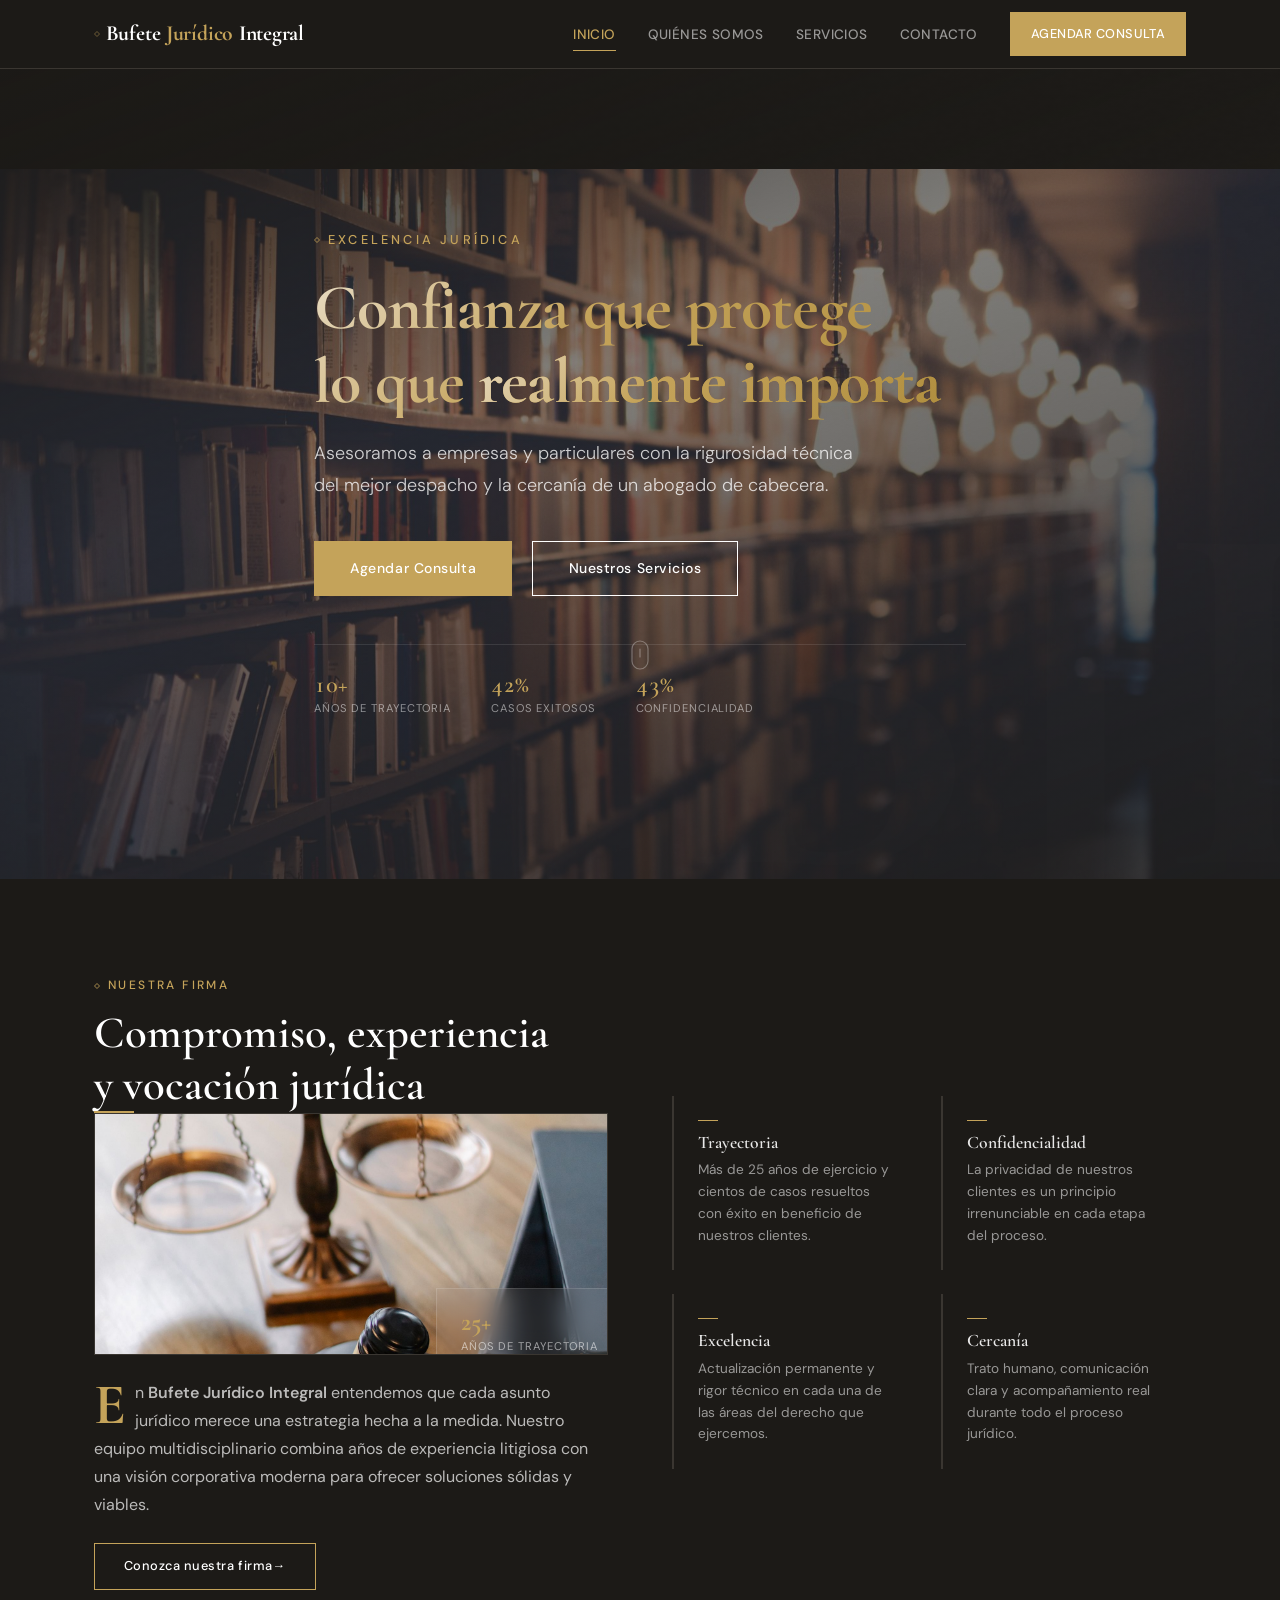
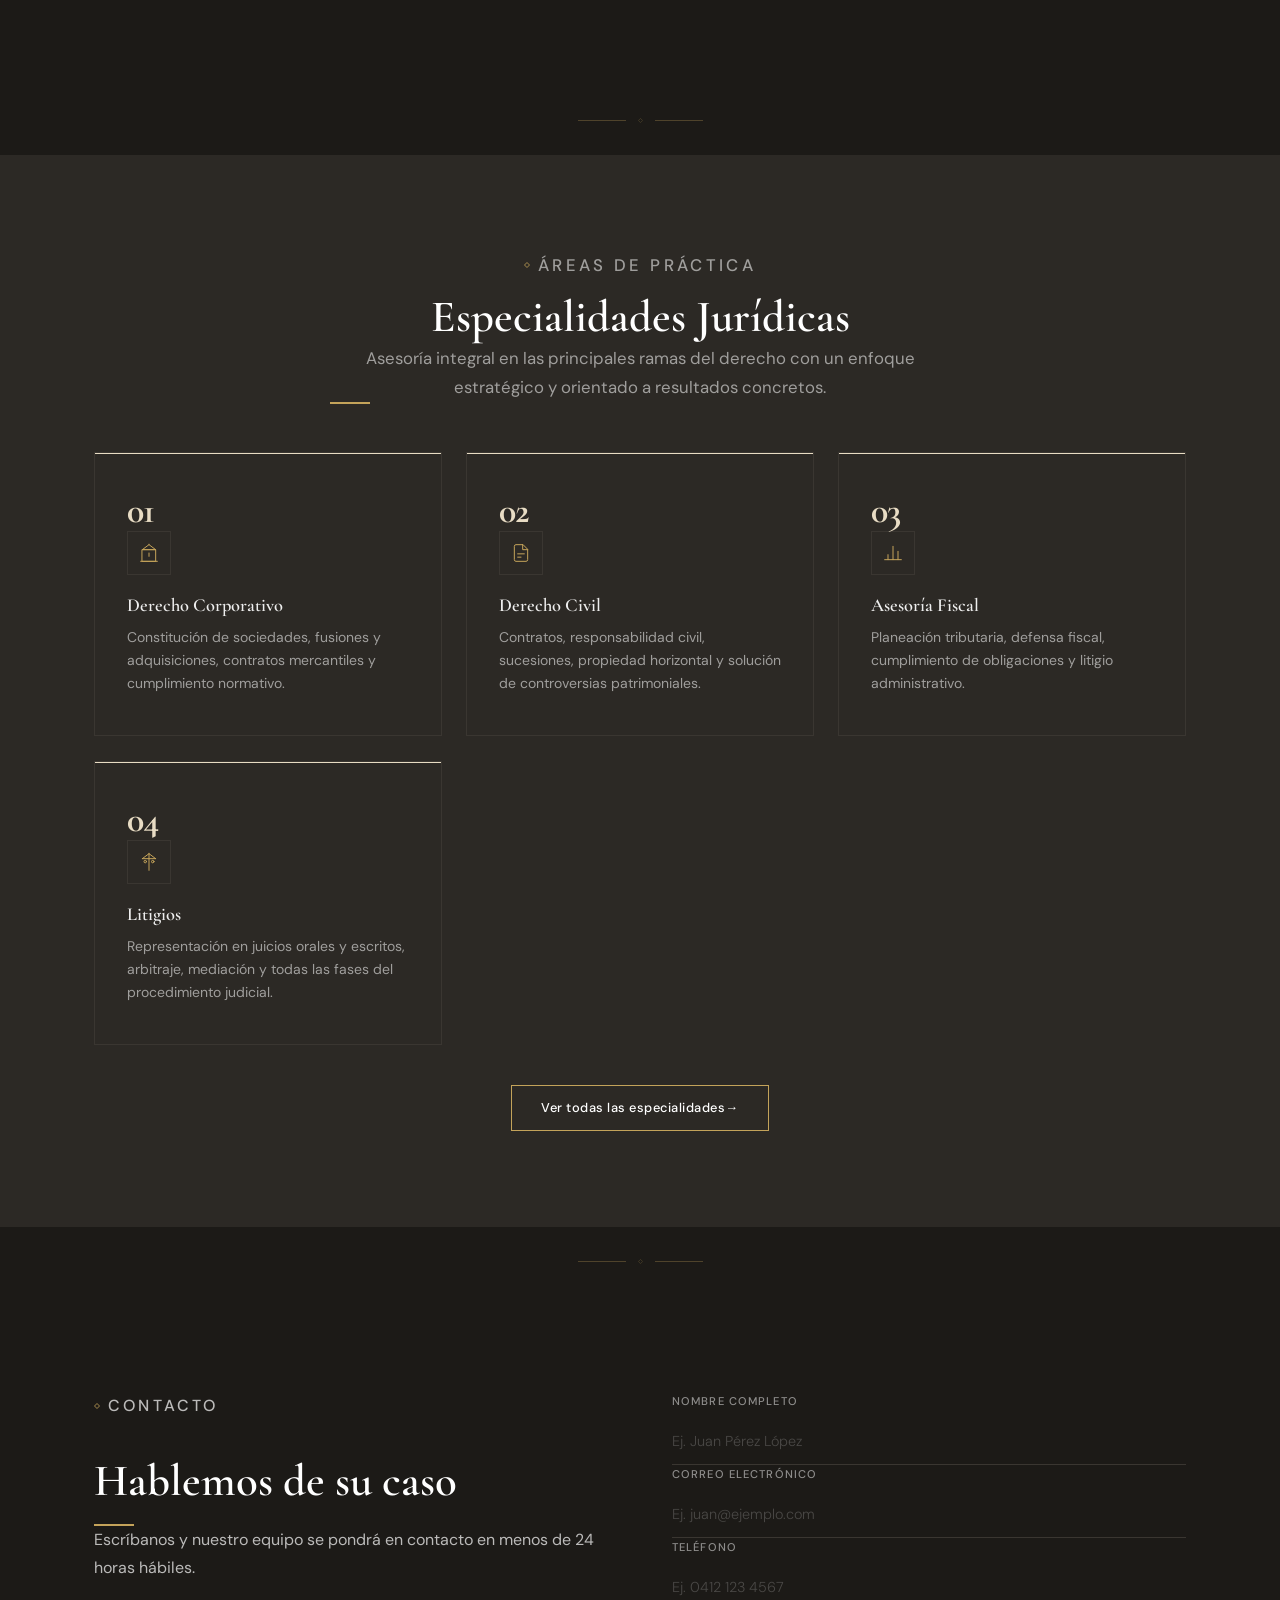
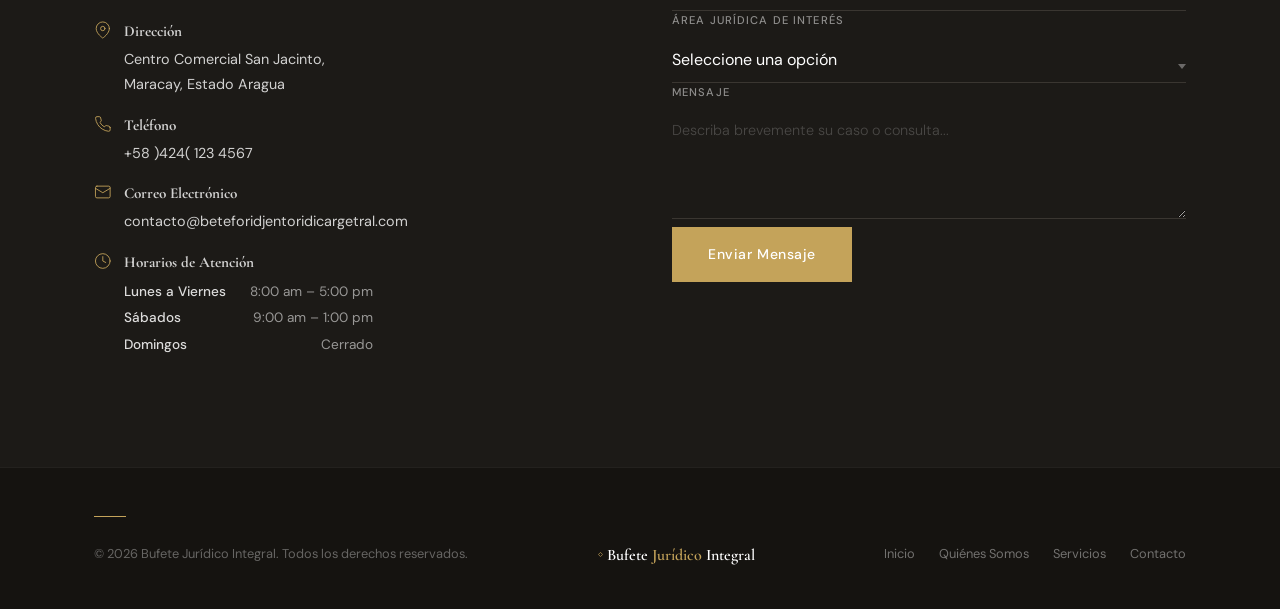
<file: index.html>
<!DOCTYPE html>
<html lang="es">
<head>
  <meta charset="UTF-8">
  <meta name="viewport" content="width=device-width, initial-scale=1.0">
  <title>Bufete Jurídico Integral — Bufete Jurídico de Excelencia</title>
  <meta name="description" content="Bufete Jurídico Integral, bufete jurídico especializado en Derecho Corporativo, Civil, Fiscal y Litigios. Confidencialidad, excelencia y trayectoria a su servicio.">
  <meta name="theme-color" content="#1C1A17">
  <meta name="referrer" content="strict-origin-when-cross-origin">
  <meta http-equiv="Permissions-Policy" content="geolocation=(), camera=(), microphone=(), fullscreen=(self)">
  <meta http-equiv="Content-Security-Policy" content="default-src 'self'; script-src 'self' 'unsafe-inline'; style-src 'self' 'unsafe-inline'; img-src 'self'; font-src 'self'; form-action 'self' https://formspree.io; frame-ancestors 'none'; base-uri 'self'">

  <link rel="stylesheet" href="assets/fonts/fonts.css">
  <link rel="stylesheet" href="styles.css">
</head>
<body>

  <div class="progress-bar" id="progress-bar" role="progressbar" aria-hidden="true"></div>

  <!-- ===================================================
       HEADER
       =================================================== -->
  <header class="header" role="banner">
    <div class="container header__inner">
      <a href="index.html" class="header__logo" aria-label="Bufete Jurídico Integral, volver al inicio">
        <span class="gold-diamond" aria-hidden="true">
          <svg width="6" height="6" viewBox="0 0 6 6" fill="none" stroke="currentColor" stroke-width="0.8">
            <path d="M3 0.5L5.5 3L3 5.5L0.5 3Z"/>
          </svg>
        </span>
        Bufete <em>Jurídico</em> Integral
      </a>

      <button
        class="nav-toggle"
        type="button"
        aria-label="Abrir menú de navegación"
        aria-expanded="false"
      >
        <span class="nav-toggle__bar"></span>
        <span class="nav-toggle__bar"></span>
        <span class="nav-toggle__bar"></span>
      </button>

      <nav role="navigation" aria-label="Navegación principal">
        <ul class="nav__list" id="nav-list">
          <li><a href="index.html"          class="nav__link nav__link--active">Inicio</a></li>
          <li><a href="nosotros.html"        class="nav__link">Quiénes Somos</a></li>
          <li><a href="servicios.html"       class="nav__link">Servicios</a></li>
          <li><a href="contacto.html"        class="nav__link">Contacto</a></li>
          <li><a href="contacto.html"        class="btn btn--primary nav__cta">Agendar Consulta</a></li>
        </ul>
      </nav>

      <div class="nav__backdrop" id="nav-backdrop" aria-hidden="true"></div>
    </div>
  </header>

  <!-- ===================================================
       MAIN
       =================================================== -->
  <main role="main">

    <!-- ===== HERO ===== -->
    <section class="hero" id="inicio" aria-label="Introducción del bufete">
      <div class="hero__media" aria-hidden="true">
        <img
          src="assets/images/hero-courthouse.jpg"
          alt=""
          loading="eager"
        >
      </div>
      <div class="hero__watermark" aria-hidden="true">BJI</div>
      <div class="hero__overlay" aria-hidden="true"></div>
      <svg class="noise-svg" aria-hidden="true" viewBox="0 0 200 200" xmlns="http://www.w3.org/2000/svg" preserveAspectRatio="none">
        <filter id="noise"><feTurbulence type="fractalNoise" baseFrequency="0.75" numOctaves="3" stitchTiles="stitch"/><feColorMatrix type="saturate" values="0"/></filter>
        <rect width="100%" height="100%" filter="url(#noise)" opacity="0.8"/>
      </svg>

      <div class="container hero__content">
        <p class="hero__subtitle">
          <span class="gold-diamond" aria-hidden="true">
            <svg width="6" height="6" viewBox="0 0 6 6" fill="none" stroke="currentColor" stroke-width="0.8">
              <path d="M3 0.5L5.5 3L3 5.5L0.5 3Z"/>
            </svg>
          </span>
          Excelencia Jurídica
        </p>
        <h1 class="hero__title gradient-text">Confianza que protege<br>lo que <em>realmente importa</em></h1>
        <p class="hero__desc">
          Asesoramos a empresas y particulares con la rigurosidad técnica del mejor
          despacho y la cercanía de un abogado de cabecera.
        </p>
        <div class="hero__actions">
          <a href="contacto.html" class="btn btn--primary" data-magnetic>Agendar Consulta</a>
          <a href="servicios.html" class="btn btn--outline">Nuestros Servicios</a>
        </div>
        <div class="hero__stats">
          <div class="hero__stat">
            <span class="hero__stat-value">25+</span>
            <span class="hero__stat-label">Años de trayectoria</span>
          </div>
          <div class="hero__stat">
            <span class="hero__stat-value">98%</span>
            <span class="hero__stat-label">Casos exitosos</span>
          </div>
          <div class="hero__stat">
            <span class="hero__stat-value">100%</span>
            <span class="hero__stat-label">Confidencialidad</span>
          </div>
        </div>
        <div class="hero__scroll-indicator" aria-hidden="true">
          <svg width="18" height="30" viewBox="0 0 18 30" fill="none" stroke="currentColor" stroke-width="1.2">
            <rect x="1" y="1" width="16" height="28" rx="8"/>
            <line x1="9" y1="9" x2="9" y2="17" stroke-linecap="round"/>
          </svg>
        </div>
      </div>
    </section>

    <!-- ===== QUIÉNES SOMOS (resumen) ===== -->
    <section class="section" id="quienes-somos" aria-labelledby="about-title">
      <div class="container">
        <div class="about">
          <div class="reveal">
            <p class="section-subtitle">
              <span class="gold-diamond" aria-hidden="true">
                <svg width="6" height="6" viewBox="0 0 6 6" fill="none" stroke="currentColor" stroke-width="0.8">
                  <path d="M3 0.5L5.5 3L3 5.5L0.5 3Z"/>
                </svg>
              </span>
              Nuestra Firma
            </p>
            <h2 id="about-title">Compromiso, experiencia<br>y vocación jurídica</h2>
            <hr class="gold-rule" aria-hidden="true">

            <div class="about__image-wrap">
              <img
                src="assets/images/hero-justice.jpg"
                alt="Escritorio judicial con balanza y mazo — símbolos de la justicia"
                loading="lazy"
              >
              <div class="glass-badge" aria-hidden="true">
                <div class="glass-badge__value">25+</div>
                <div class="glass-badge__label">Años de Trayectoria</div>
              </div>
            </div>

            <div class="about__text">
              <p class="dropcap">
                En <strong>Bufete Jurídico Integral</strong> entendemos que cada asunto
                jurídico merece una estrategia hecha a la medida. Nuestro equipo
                multidisciplinario combina años de experiencia litigiosa con una visión
                corporativa moderna para ofrecer soluciones sólidas y viables.
              </p>
            </div>

            <a href="nosotros.html" class="btn btn--ghost" style="margin-top: 1.5rem;">
              Conozca nuestra firma <span class="btn__arrow" aria-hidden="true">&rarr;</span>
            </a>
          </div>

          <div class="about__values reveal" style="transition-delay: 100ms">
            <div class="value-card">
              <div class="value-card__decor"></div>
              <h3 class="value-card__title">Trayectoria</h3>
              <p class="value-card__desc">Más de 25 años de ejercicio y cientos de casos resueltos con éxito en beneficio de nuestros clientes.</p>
            </div>
            <div class="value-card">
              <div class="value-card__decor"></div>
              <h3 class="value-card__title">Confidencialidad</h3>
              <p class="value-card__desc">La privacidad de nuestros clientes es un principio irrenunciable en cada etapa del proceso.</p>
            </div>
            <div class="value-card">
              <div class="value-card__decor"></div>
              <h3 class="value-card__title">Excelencia</h3>
              <p class="value-card__desc">Actualización permanente y rigor técnico en cada una de las áreas del derecho que ejercemos.</p>
            </div>
            <div class="value-card">
              <div class="value-card__decor"></div>
              <h3 class="value-card__title">Cercanía</h3>
              <p class="value-card__desc">Trato humano, comunicación clara y acompañamiento real durante todo el proceso jurídico.</p>
            </div>
          </div>
        </div>
      </div>
    </section>

    <!-- ===== DIVISOR ===== -->
    <div class="section-divider" aria-hidden="true">
      <span class="section-divider__line"></span>
      <span class="gold-diamond">
        <svg width="5" height="5" viewBox="0 0 6 6" fill="none" stroke="currentColor" stroke-width="0.8">
          <path d="M3 0.5L5.5 3L3 5.5L0.5 3Z"/>
        </svg>
      </span>
      <span class="section-divider__line"></span>
    </div>

    <!-- ===== SERVICIOS (resumen) ===== -->
    <section class="section section--alt" id="servicios" aria-labelledby="services-title">
      <div class="container">
        <div class="section__header reveal">
          <p class="section-subtitle">
            <span class="gold-diamond" aria-hidden="true">
              <svg width="6" height="6" viewBox="0 0 6 6" fill="none" stroke="currentColor" stroke-width="0.8">
                <path d="M3 0.5L5.5 3L3 5.5L0.5 3Z"/>
              </svg>
            </span>
            Áreas de Práctica
          </p>
          <h2 id="services-title">Especialidades Jurídicas</h2>
          <p>Asesoría integral en las principales ramas del derecho con un enfoque estratégico y orientado a resultados concretos.</p>
          <hr class="gold-rule" aria-hidden="true">
        </div>

        <div class="services-grid reveal-stagger reveal">
          <article class="service-card">
            <span class="service-card__number">01</span>
            <div class="service-card__icon" aria-hidden="true">
              <svg width="20" height="20" viewBox="0 0 24 24" fill="none" stroke="currentColor" stroke-width="1.2" stroke-linecap="round" stroke-linejoin="round">
                <rect x="4" y="8" width="16" height="14"/>
                <path d="M2 22h20"/>
                <path d="M12 2L4 8h16L12 2z"/>
                <line x1="12" y1="12" x2="12" y2="16"/>
              </svg>
            </div>
            <h3 class="service-card__title">Derecho Corporativo</h3>
            <p class="service-card__desc">Constitución de sociedades, fusiones y adquisiciones, contratos mercantiles y cumplimiento normativo.</p>
          </article>

          <article class="service-card">
            <span class="service-card__number">02</span>
            <div class="service-card__icon" aria-hidden="true">
              <svg width="20" height="20" viewBox="0 0 24 24" fill="none" stroke="currentColor" stroke-width="1.2" stroke-linecap="round" stroke-linejoin="round">
                <path d="M14 2H6a2 2 0 0 0-2 2v16a2 2 0 0 0 2 2h12a2 2 0 0 0 2-2V8z"/>
                <polyline points="14 2 14 8 20 8"/>
                <line x1="8" y1="13" x2="16" y2="13"/>
                <line x1="8" y1="17" x2="12" y2="17"/>
              </svg>
            </div>
            <h3 class="service-card__title">Derecho Civil</h3>
            <p class="service-card__desc">Contratos, responsabilidad civil, sucesiones, propiedad horizontal y solución de controversias patrimoniales.</p>
          </article>

          <article class="service-card">
            <span class="service-card__number">03</span>
            <div class="service-card__icon" aria-hidden="true">
              <svg width="20" height="20" viewBox="0 0 24 24" fill="none" stroke="currentColor" stroke-width="1.2" stroke-linecap="round" stroke-linejoin="round">
                <line x1="18" y1="20" x2="18" y2="10"/>
                <line x1="12" y1="20" x2="12" y2="4"/>
                <line x1="6" y1="20" x2="6" y2="14"/>
                <line x1="2" y1="20" x2="22" y2="20"/>
              </svg>
            </div>
            <h3 class="service-card__title">Asesoría Fiscal</h3>
            <p class="service-card__desc">Planeación tributaria, defensa fiscal, cumplimiento de obligaciones y litigio administrativo.</p>
          </article>

          <article class="service-card">
            <span class="service-card__number">04</span>
            <div class="service-card__icon" aria-hidden="true">
              <svg width="20" height="20" viewBox="0 0 24 24" fill="none" stroke="currentColor" stroke-width="1.2" stroke-linecap="round" stroke-linejoin="round">
                <line x1="12" y1="2" x2="12" y2="22"/>
                <line x1="12" y1="2" x2="4" y2="8"/>
                <line x1="12" y1="2" x2="20" y2="8"/>
                <line x1="4" y1="8" x2="20" y2="8"/>
                <circle cx="7.5" cy="11.5" r="1.5"/>
                <circle cx="16.5" cy="11.5" r="1.5"/>
              </svg>
            </div>
            <h3 class="service-card__title">Litigios</h3>
            <p class="service-card__desc">Representación en juicios orales y escritos, arbitraje, mediación y todas las fases del procedimiento judicial.</p>
          </article>
        </div>

        <div class="reveal" style="text-align: center; margin-top: 2.5rem;">
          <a href="servicios.html" class="btn btn--ghost">
            Ver todas las especialidades <span class="btn__arrow" aria-hidden="true">&rarr;</span>
          </a>
        </div>
      </div>
    </section>

    <!-- ===== DIVISOR ===== -->
    <div class="section-divider" aria-hidden="true">
      <span class="section-divider__line"></span>
      <span class="gold-diamond">
        <svg width="5" height="5" viewBox="0 0 6 6" fill="none" stroke="currentColor" stroke-width="0.8">
          <path d="M3 0.5L5.5 3L3 5.5L0.5 3Z"/>
        </svg>
      </span>
      <span class="section-divider__line"></span>
    </div>

    <!-- ===== CONTACTO ===== -->
    <section class="section" id="contacto" aria-labelledby="contact-title">
      <div class="container">
        <div class="contact">
          <div class="contact__info reveal">
            <p class="section-subtitle">
              <span class="gold-diamond" aria-hidden="true">
                <svg width="6" height="6" viewBox="0 0 6 6" fill="none" stroke="currentColor" stroke-width="0.8">
                  <path d="M3 0.5L5.5 3L3 5.5L0.5 3Z"/>
                </svg>
              </span>
              Contacto
            </p>
            <h2 id="contact-title">Hablemos de su caso</h2>
            <hr class="gold-rule" aria-hidden="true">
            <p>
              Escríbanos y nuestro equipo se pondrá en contacto en menos de 24 horas hábiles.
            </p>
            <div class="contact__detail">
              <span class="contact__detail-icon--custom" aria-hidden="true">
                <svg width="18" height="18" viewBox="0 0 24 24" fill="none" stroke="currentColor" stroke-width="1.2" stroke-linecap="round" stroke-linejoin="round">
                  <path d="M21 10c0 7-9 13-9 13s-9-6-9-13a9 9 0 0 1 18 0z"/>
                  <circle cx="12" cy="10" r="3"/>
                </svg>
              </span>
              <div>
                <strong style="display:block; font-family:var(--font-display); font-size:0.95rem; margin-bottom:0.15rem;">Dirección</strong>
                <span>Centro Comercial San Jacinto,<br>Maracay, Estado Aragua</span>
              </div>
            </div>
            <div class="contact__detail">
              <span class="contact__detail-icon--custom" aria-hidden="true">
                <svg width="18" height="18" viewBox="0 0 24 24" fill="none" stroke="currentColor" stroke-width="1.2" stroke-linecap="round" stroke-linejoin="round">
                  <path d="M22 16.92v3a2 2 0 0 1-2.18 2 19.79 19.79 0 0 1-8.63-3.07 19.5 19.5 0 0 1-6-6 19.79 19.79 0 0 1-3.07-8.67A2 2 0 0 1 4.11 2h3a2 2 0 0 1 2 1.72 12.84 12.84 0 0 0 .7 2.81 2 2 0 0 1-.45 2.11L8.09 9.91a16 16 0 0 0 6 6l1.27-1.27a2 2 0 0 1 2.11-.45 12.84 12.84 0 0 0 2.81.7A2 2 0 0 1 22 16.92z"/>
                </svg>
              </span>
              <div>
                <strong style="display:block; font-family:var(--font-display); font-size:0.95rem; margin-bottom:0.15rem;">Teléfono</strong>
                <span style="unicode-bidi:bidi-override; direction:rtl;" aria-label="+58 (424) 123 4567">7654 321 )424( 85+</span>
              </div>
            </div>
            <div class="contact__detail">
              <span class="contact__detail-icon--custom" aria-hidden="true">
                <svg width="18" height="18" viewBox="0 0 24 24" fill="none" stroke="currentColor" stroke-width="1.2" stroke-linecap="round" stroke-linejoin="round">
                  <rect x="2" y="4" width="20" height="16" rx="2"/>
                  <polyline points="22,7 12,13 2,7"/>
                </svg>
              </span>
              <div>
                <strong style="display:block; font-family:var(--font-display); font-size:0.95rem; margin-bottom:0.15rem;">Correo Electrónico</strong>
                <span style="unicode-bidi:bidi-override; direction:rtl;" aria-label="contacto@bufetejuridicointegral.com">moc.lartegracidirotnejdirofeteb@otcatnoc</span>
              </div>
            </div>
            <div class="contact__detail">
              <span class="contact__detail-icon--custom" aria-hidden="true">
                <svg width="18" height="18" viewBox="0 0 24 24" fill="none" stroke="currentColor" stroke-width="1.2" stroke-linecap="round" stroke-linejoin="round">
                  <circle cx="12" cy="12" r="10"/>
                  <polyline points="12 6 12 12 16 14"/>
                </svg>
              </span>
              <div>
                <strong style="display:block; font-family:var(--font-display); font-size:0.95rem; margin-bottom:0.15rem;">Horarios de Atención</strong>
                <div class="schedule-grid">
                  <span class="schedule-grid__day">Lunes a Viernes</span>
                  <span class="schedule-grid__hour">8:00 am – 5:00 pm</span>
                  <span class="schedule-grid__day">Sábados</span>
                  <span class="schedule-grid__hour">9:00 am – 1:00 pm</span>
                  <span class="schedule-grid__day">Domingos</span>
                  <span class="schedule-grid__hour">Cerrado</span>
                </div>
              </div>
            </div>
          </div>

          <div class="form reveal" style="transition-delay: 100ms">
            <form id="contact-form" action="https://formspree.io/f/xxxxxxx" method="POST">
              <input type="hidden" name="_subject" value="Nuevo contacto desde BufeteJuridicoIntegral.com">
              <input type="hidden" name="_captcha" value="true">
              <input type="text" name="_gotcha" class="sr-only" tabindex="-1" autocomplete="off" aria-hidden="true">
              <div class="form__group">
                <label for="nombre" class="form__label">Nombre completo</label>
                <input type="text" id="nombre" name="nombre" class="form__input" placeholder="Ej. Juan Pérez López" required autocomplete="name" pattern=".{2,}" title="El nombre debe tener al menos 2 caracteres" autocapitalize="words" spellcheck="false">
                <span class="form__error">Por favor ingrese su nombre completo.</span>
              </div>
              <div class="form__group">
                <label for="correo" class="form__label">Correo electrónico</label>
                <input type="email" id="correo" name="correo" class="form__input" placeholder="Ej. juan@ejemplo.com" required autocomplete="email" autocapitalize="none" spellcheck="false" inputmode="email">
                <span class="form__error">Por favor ingrese un correo electrónico válido.</span>
              </div>
              <div class="form__group">
                <label for="telefono" class="form__label">Teléfono</label>
                <input type="tel" id="telefono" name="telefono" class="form__input" placeholder="Ej. 0412 123 4567" autocomplete="tel" pattern="[\d\s\+\-\(\)]{7,15}" title="Ingrese un número telefónico válido" inputmode="tel" spellcheck="false">
                <span class="form__error">Por favor ingrese un número telefónico válido.</span>
              </div>
              <div class="form__group">
                <label for="area" class="form__label">Área Jurídica de Interés</label>
                <div class="form__select-wrapper">
                  <select id="area" name="area" class="form__select" required>
                    <option value="" disabled selected>Seleccione una opción</option>
                    <option value="corporativo">Derecho Corporativo</option>
                    <option value="civil">Derecho Civil</option>
                    <option value="fiscal">Asesoría Fiscal</option>
                    <option value="litigios">Litigios</option>
                    <option value="otro">Otro</option>
                  </select>
                </div>
                <span class="form__error">Por favor seleccione un área jurídica.</span>
              </div>
              <div class="form__group">
                <label for="mensaje" class="form__label">Mensaje</label>
                <textarea id="mensaje" name="mensaje" class="form__textarea" rows="4" placeholder="Describa brevemente su caso o consulta..." required maxlength="2000"></textarea>
                <span class="form__error">Por favor escriba un mensaje.</span>
              </div>
              <button type="submit" class="btn btn--primary form__btn"><span class="btn__text">Enviar Mensaje</span></button>
            </form>
            <div class="form__success" id="form-success">
              <div class="form__success-icon" aria-hidden="true">
                <svg width="32" height="32" viewBox="0 0 24 24" fill="none" stroke="currentColor" stroke-width="1.2" stroke-linecap="round" stroke-linejoin="round">
                  <path d="M22 11.08V12a10 10 0 1 1-5.93-9.14"/>
                  <polyline points="22 4 12 14.01 9 11.01"/>
                </svg>
              </div>
              <h3>Mensaje enviado con éxito</h3>
              <p>Gracias por contactarnos. Nuestro equipo le responderá en menos de 24 horas hábiles.</p>
            </div>
          </div>
        </div>
      </div>
    </section>

  </main>

  <!-- ===================================================
       FOOTER
       =================================================== -->
  <footer class="footer" role="contentinfo">
    <div class="container">
      <hr class="footer__gold-accent" aria-hidden="true">
      <div class="footer__inner">
        <p class="footer__copy">&copy; 2026 Bufete Jurídico Integral. Todos los derechos reservados.</p>
        <span class="footer__logo">
          <span class="gold-diamond" aria-hidden="true">
            <svg width="5" height="5" viewBox="0 0 6 6" fill="none" stroke="currentColor" stroke-width="0.8">
              <path d="M3 0.5L5.5 3L3 5.5L0.5 3Z"/>
            </svg>
          </span>
          Bufete <em>Jurídico</em> Integral
        </span>
        <div class="footer__links">
          <a href="index.html">Inicio</a>
          <a href="nosotros.html">Quiénes Somos</a>
          <a href="servicios.html">Servicios</a>
          <a href="contacto.html">Contacto</a>
        </div>
      </div>
    </div>
  </footer>

  <div class="cursor-glow" id="cursor-glow" aria-hidden="true"></div>
  <div class="cursor-glow__ring" id="cursor-glow-ring" aria-hidden="true"></div>

  <button class="back-to-top" id="back-to-top" aria-label="Volver al inicio">
    <svg width="16" height="16" viewBox="0 0 24 24" fill="none" stroke="currentColor" stroke-width="1.5" stroke-linecap="round">
      <polyline points="18 15 12 9 6 15"/>
    </svg>
  </button>

  <!-- ===================================================
       INTERSECTION OBSERVER — SCROLL REVEALS
       =================================================== -->
  <script>
    (function() {
      'use strict';

      /* ---------- Mobile Nav ---------- */
      var toggle = document.querySelector('.nav-toggle');
      var navList = document.getElementById('nav-list');
      var backdrop = document.getElementById('nav-backdrop');
      if (toggle && navList) {
        function openNav() {
          toggle.classList.add('active');
          navList.classList.add('nav__list--open');
          if (backdrop) backdrop.classList.add('nav__backdrop--visible');
          toggle.setAttribute('aria-expanded', 'true');
          toggle.setAttribute('aria-label', 'Cerrar menú de navegación');
        }
        function closeNav() {
          toggle.classList.remove('active');
          navList.classList.remove('nav__list--open');
          if (backdrop) backdrop.classList.remove('nav__backdrop--visible');
          toggle.setAttribute('aria-expanded', 'false');
          toggle.setAttribute('aria-label', 'Abrir menú de navegación');
        }
        toggle.addEventListener('click', function() {
          if (navList.classList.contains('nav__list--open')) { closeNav(); }
          else { openNav(); }
        });
        if (backdrop) backdrop.addEventListener('click', closeNav);
        document.addEventListener('keydown', function(e) {
          if (e.key === 'Escape' && navList.classList.contains('nav__list--open')) closeNav();
        });
        navList.querySelectorAll('a').forEach(function(link) {
          link.addEventListener('click', closeNav);
        });
      }

      var reveals = document.querySelectorAll('.reveal');
      if (reveals.length && 'IntersectionObserver' in window) {
        var observer = new IntersectionObserver(function(entries) {
          entries.forEach(function(entry) {
            if (entry.isIntersecting) {
              entry.target.classList.add('reveal--visible');
              observer.unobserve(entry.target);
            }
          });
        }, { threshold: 0.12, rootMargin: '0px 0px -40px 0px' });
        reveals.forEach(function(el) { observer.observe(el); });
      } else {
        reveals.forEach(function(el) { el.classList.add('reveal--visible'); });
      }

      /* ---------- Header Shadow on Scroll ---------- */
      var header = document.querySelector('.header');
      var headerTicking = false;
      function updateHeaderShadow() {
        header.classList.toggle('header--scrolled', window.scrollY > 10);
        headerTicking = false;
      }
      window.addEventListener('scroll', function() {
        if (!headerTicking) {
          requestAnimationFrame(updateHeaderShadow);
          headerTicking = true;
        }
      }, { passive: true });

      /* ---------- Hero Parallax ---------- */
      var hero = document.querySelector('.hero');
      if (hero) {
        var heroMedia = hero.querySelector('.hero__media');
        var parallaxTicking = false;
        window.addEventListener('scroll', function() {
          if (!parallaxTicking) {
            requestAnimationFrame(function() {
              var rect = hero.getBoundingClientRect();
              var off = -rect.top;
              if (off > 0 && off < window.innerHeight) {
                heroMedia.style.transform = 'translateY(' + (off * 0.12) + 'px)';
                hero.classList.add('hero--parallax');
              }
              parallaxTicking = false;
            });
            parallaxTicking = true;
          }
        }, { passive: true });
      }

      /* ---------- Magnetic Buttons ---------- */
      var magneticBtns = document.querySelectorAll('[data-magnetic]');
      magneticBtns.forEach(function(btn) {
        btn.addEventListener('mousemove', function(e) {
          var rect = btn.getBoundingClientRect();
          var x = e.clientX - rect.left - rect.width / 2;
          var y = e.clientY - rect.top - rect.height / 2;
          btn.style.transform = 'translate(' + (x * 0.12) + 'px, ' + (y * 0.12) + 'px)';
        });
        btn.addEventListener('mouseleave', function() {
          btn.style.transform = '';
        });
      });

      /* ---------- Number Counters ---------- */
      var counted = false;
      function animateCounters() {
        if (counted) return;
        counted = true;
        var stats = document.querySelectorAll('.hero__stat-value');
        stats.forEach(function(el) {
          var txt = el.textContent.trim();
          var sfx = txt.indexOf('%') !== -1 ? '%' : txt.indexOf('+') !== -1 ? '+' : '';
          var target = parseInt(txt);
          var current = 0;
          var dur = 1800;
          var start = null;
          function step(ts) {
            if (!start) start = ts;
            var p = Math.min((ts - start) / dur, 1);
            el.textContent = Math.floor(p * target) + sfx;
            if (p < 1) requestAnimationFrame(step);
          }
          requestAnimationFrame(step);
        });
      }
      setTimeout(animateCounters, 1400);

      /* ---------- Progress Bar ---------- */
      var bar = document.getElementById('progress-bar');
      var barTicking = false;
      if (bar) {
        window.addEventListener('scroll', function() {
          if (!barTicking) {
            requestAnimationFrame(function() {
              var h = document.documentElement;
              var p = (window.scrollY / (h.scrollHeight - h.clientHeight)) * 100;
              bar.style.width = p + '%';
              barTicking = false;
            });
            barTicking = true;
          }
        }, { passive: true });
      }

      /* ---------- Back to Top ---------- */
      var topBtn = document.getElementById('back-to-top');
      var topTicking = false;
      if (topBtn) {
        window.addEventListener('scroll', function() {
          if (!topTicking) {
            requestAnimationFrame(function() {
              topBtn.classList.toggle('back-to-top--visible', window.scrollY > 500);
              topTicking = false;
            });
            topTicking = true;
          }
        }, { passive: true });
        topBtn.addEventListener('click', function() {
          window.scrollTo({ top: 0, behavior: 'smooth' });
        });
      }

      /* ---------- Form Validation ---------- */
      var form = document.getElementById('contact-form');
      if (form) {
        form.addEventListener('submit', function(e) {
          e.preventDefault();
          var valid = true;
          var groups = form.querySelectorAll('.form__group');
          groups.forEach(function(g) {
            g.classList.remove('form__group--error');
            var input = g.querySelector('.form__input, .form__textarea, .form__select');
            if (input && input.hasAttribute('required') && !input.value.trim()) {
              g.classList.add('form__group--error');
              valid = false;
            }
            if (input && input.type === 'email' && input.value.trim()) {
              if (!input.value.includes('@') || !input.value.includes('.')) {
                g.classList.add('form__group--error');
                valid = false;
              }
            }
            if (input && input.pattern && input.value.trim()) {
              var re = new RegExp(input.pattern);
              if (!re.test(input.value)) {
                g.classList.add('form__group--error');
                valid = false;
              }
            }
          });
          if (valid) {
            var formEl = form;
            var successEl = document.getElementById('form-success');
            var btn = formEl.querySelector('.form__btn');
            btn.disabled = true;
            btn.classList.add('btn--loading');
            fetch(formEl.action, {
              method: 'POST',
              body: new FormData(formEl),
              headers: { 'Accept': 'application/json' }
            }).then(function(res) {
              if (res.ok) {
                formEl.reset();
                formEl.style.display = 'none';
                successEl.classList.add('form__success--visible');
              } else {
                alert('Hubo un error al enviar el mensaje. Por favor intente de nuevo.');
              }
            }).catch(function() {
              alert('Error de conexión. Verifique su internet e intente de nuevo.');
            }).finally(function() {
              btn.disabled = false;
              btn.classList.remove('btn--loading');
            });
          }
        });
      }
      /* ---------- Cursor Glow ---------- */
      var glow = document.getElementById('cursor-glow');
      var ring = document.getElementById('cursor-glow-ring');
      if (glow) {
        var gMouseX = -999, gMouseY = -999, gPosX = -140, gPosY = -140, gActive = false;
        var gLerp = 0.1;
        function gMove(e) {
          gMouseX = e.clientX; gMouseY = e.clientY;
          if (!gActive) { gActive = true; glow.classList.add('cursor-glow--visible'); if (ring) ring.classList.add('cursor-glow__ring--visible'); gPosX = gMouseX; gPosY = gMouseY; }
        }
        document.addEventListener('mousemove', gMove, { passive: true });
        document.addEventListener('mouseleave', function() { gActive = false; glow.classList.remove('cursor-glow--visible'); if (ring) ring.classList.remove('cursor-glow__ring--visible'); });
        (function gTick() {
          gPosX += (gMouseX - gPosX) * gLerp; gPosY += (gMouseY - gPosY) * gLerp;
          glow.style.transform = 'translate3d(' + (gPosX - 140) + 'px, ' + (gPosY - 140) + 'px, 0)';
          if (ring) ring.style.transform = 'translate3d(' + (gPosX - 20) + 'px, ' + (gPosY - 20) + 'px, 0)';
          requestAnimationFrame(gTick);
        })();
        /* intensify on interactive elements */
        var gTargets = document.querySelectorAll('a, .btn, .service-card, .value-card, .nav__link, .form__input, .form__textarea, .form__select');
        gTargets.forEach(function(el) {
          el.addEventListener('mouseenter', function() { glow.classList.add('cursor-glow--active'); });
          el.addEventListener('mouseleave', function() { glow.classList.remove('cursor-glow--active'); });
        });
      }
    })();
  </script>

</body>
</html>
</file>
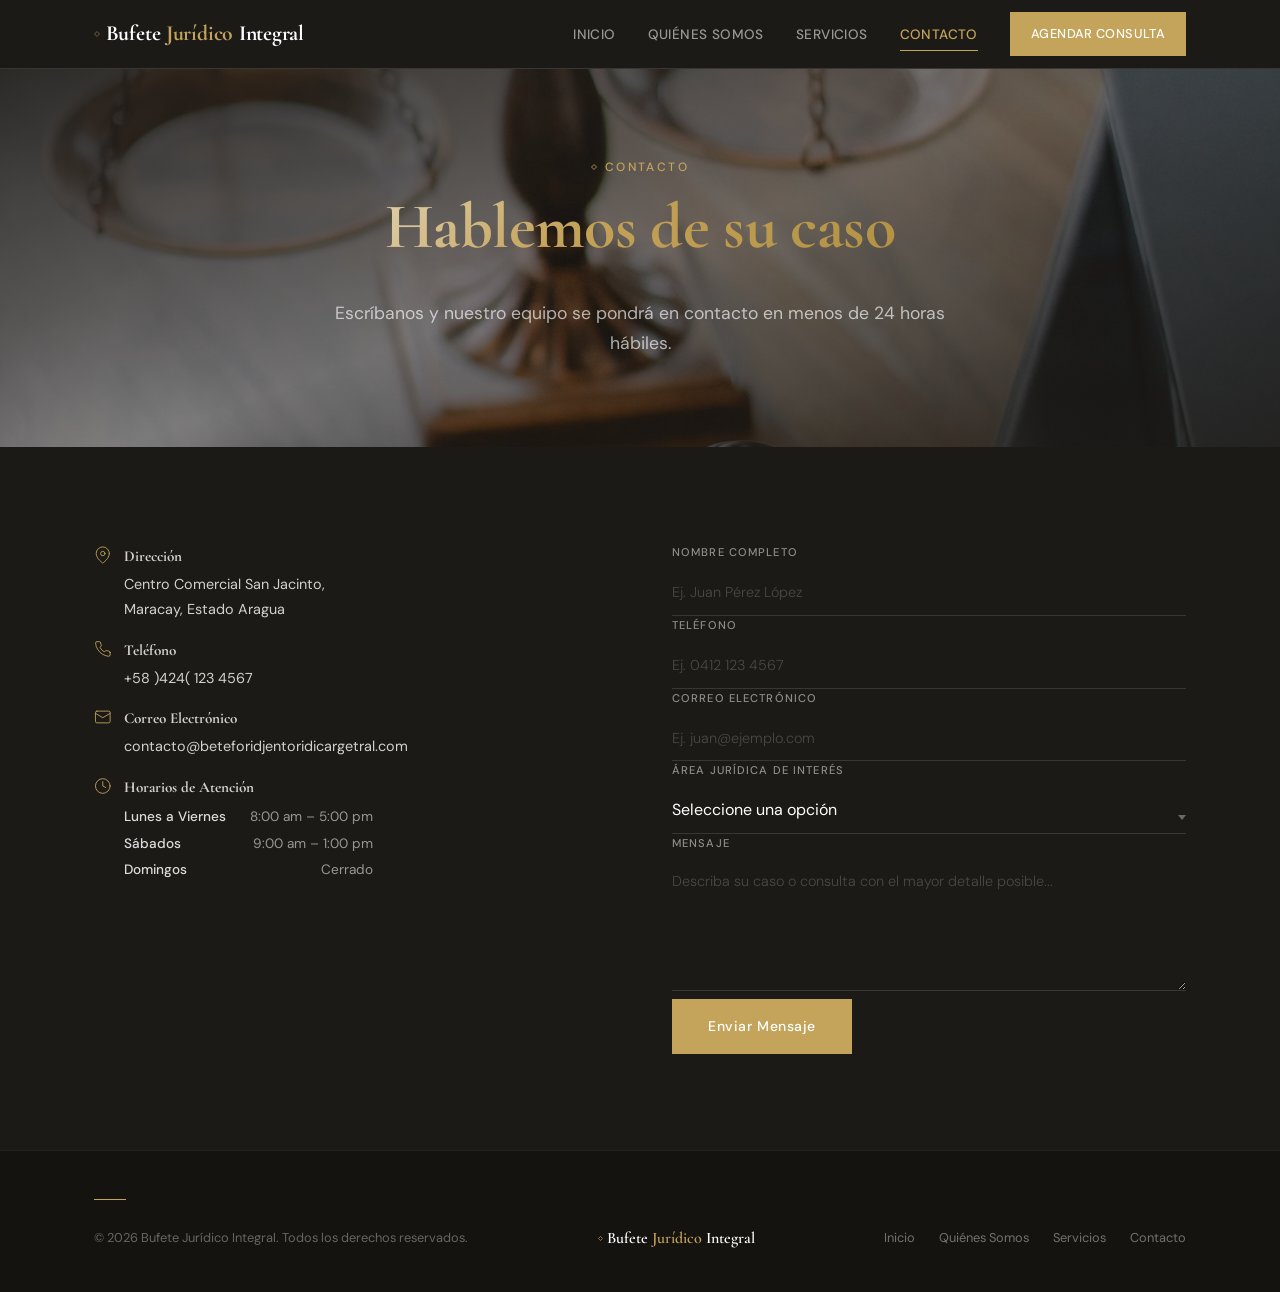
<file: contacto.html>
<!DOCTYPE html>
<html lang="es">
<head>
  <meta charset="UTF-8">
  <meta name="viewport" content="width=device-width, initial-scale=1.0">
  <title>Contacto — Bufete Jurídico Integral</title>
  <meta name="description" content="Póngase en contacto con Bufete Jurídico Integral. Dirección, teléfonos, correo electrónico y formulario de contacto para solicitar una consulta jurídica.">
  <meta name="theme-color" content="#1C1A17">
  <meta name="referrer" content="strict-origin-when-cross-origin">
  <meta http-equiv="Permissions-Policy" content="geolocation=(), camera=(), microphone=(), fullscreen=(self)">
  <meta http-equiv="Content-Security-Policy" content="default-src 'self'; script-src 'self' 'unsafe-inline'; style-src 'self' 'unsafe-inline'; img-src 'self'; font-src 'self'; form-action 'self' https://formspree.io; frame-ancestors 'none'; base-uri 'self'">

  <link rel="stylesheet" href="assets/fonts/fonts.css">
  <link rel="stylesheet" href="styles.css">


</head>
<body>

  <div class="progress-bar" id="progress-bar" role="progressbar" aria-hidden="true"></div>

  <!-- ===================================================
       HEADER
       =================================================== -->
  <header class="header" role="banner">
    <div class="container header__inner">
      <a href="index.html" class="header__logo" aria-label="Bufete Jurídico Integral, volver al inicio">
        <span class="gold-diamond" aria-hidden="true">
          <svg width="6" height="6" viewBox="0 0 6 6" fill="none" stroke="currentColor" stroke-width="0.8">
            <path d="M3 0.5L5.5 3L3 5.5L0.5 3Z"/>
          </svg>
        </span>
        Bufete <em>Jurídico</em> Integral
      </a>

      <button
        class="nav-toggle"
        type="button"
        aria-label="Abrir menú de navegación"
        aria-expanded="false"
      >
        <span class="nav-toggle__bar"></span>
        <span class="nav-toggle__bar"></span>
        <span class="nav-toggle__bar"></span>
      </button>

      <nav role="navigation" aria-label="Navegación principal">
        <ul class="nav__list" id="nav-list">
          <li><a href="index.html"          class="nav__link">Inicio</a></li>
          <li><a href="nosotros.html"        class="nav__link">Quiénes Somos</a></li>
          <li><a href="servicios.html"       class="nav__link">Servicios</a></li>
          <li><a href="contacto.html"        class="nav__link nav__link--active">Contacto</a></li>
          <li><a href="contacto.html"        class="btn btn--primary nav__cta" data-magnetic>Agendar Consulta</a></li>
        </ul>
      </nav>

      <div class="nav__backdrop" id="nav-backdrop" aria-hidden="true"></div>
    </div>
  </header>

  <!-- ===== PAGE HERO ===== -->
  <section class="page-hero" aria-label="Contacto">
    <div class="page-hero__media" aria-hidden="true">
      <img
        src="assets/images/hero-justice.jpg"
        alt=""
        loading="eager"
      >
    </div>
    <div class="page-hero__overlay" aria-hidden="true"></div>
    <svg class="noise-svg" aria-hidden="true" viewBox="0 0 200 200" xmlns="http://www.w3.org/2000/svg" preserveAspectRatio="none">
      <filter id="noise"><feTurbulence type="fractalNoise" baseFrequency="0.75" numOctaves="3" stitchTiles="stitch"/><feColorMatrix type="saturate" values="0"/></filter>
      <rect width="100%" height="100%" filter="url(#noise)" opacity="0.8"/>
    </svg>
    <div class="container page-hero__content">
      <p class="section-subtitle" style="justify-content:center;">
        <span class="gold-diamond" aria-hidden="true">
          <svg width="6" height="6" viewBox="0 0 6 6" fill="none" stroke="currentColor" stroke-width="0.8">
            <path d="M3 0.5L5.5 3L3 5.5L0.5 3Z"/>
          </svg>
        </span>
        Contacto
      </p>
      <h1 class="gradient-text">Hablemos de su caso</h1>
      <hr class="gold-rule" aria-hidden="true">
      <p class="page-hero__desc">
        Escríbanos y nuestro equipo se pondrá en contacto en menos de 24 horas hábiles.
      </p>
    </div>
  </section>

  <main role="main">

    <!-- ===== CONTACTO ===== -->
    <section class="section" aria-labelledby="contact-page-title">
      <div class="container">
        <div class="contact">
          <!-- Columna 1: Información Corporativa -->
          <div class="contact__info reveal">
            <h2 id="contact-page-title" class="sr-only">Información de contacto</h2>

            <div class="contact__detail">
              <span class="contact__detail-icon--custom" aria-hidden="true">
                <svg width="18" height="18" viewBox="0 0 24 24" fill="none" stroke="currentColor" stroke-width="1.2" stroke-linecap="round" stroke-linejoin="round">
                  <path d="M21 10c0 7-9 13-9 13s-9-6-9-13a9 9 0 0 1 18 0z"/>
                  <circle cx="12" cy="10" r="3"/>
                </svg>
              </span>
              <div>
                <strong style="display:block; font-family:var(--font-display); font-size:0.95rem; margin-bottom:0.15rem;">Dirección</strong>
                <span>Centro Comercial San Jacinto,<br>Maracay, Estado Aragua</span>
              </div>
            </div>

            <div class="contact__detail">
              <span class="contact__detail-icon--custom" aria-hidden="true">
                <svg width="18" height="18" viewBox="0 0 24 24" fill="none" stroke="currentColor" stroke-width="1.2" stroke-linecap="round" stroke-linejoin="round">
                  <path d="M22 16.92v3a2 2 0 0 1-2.18 2 19.79 19.79 0 0 1-8.63-3.07 19.5 19.5 0 0 1-6-6 19.79 19.79 0 0 1-3.07-8.67A2 2 0 0 1 4.11 2h3a2 2 0 0 1 2 1.72 12.84 12.84 0 0 0 .7 2.81 2 2 0 0 1-.45 2.11L8.09 9.91a16 16 0 0 0 6 6l1.27-1.27a2 2 0 0 1 2.11-.45 12.84 12.84 0 0 0 2.81.7A2 2 0 0 1 22 16.92z"/>
                </svg>
              </span>
              <div>
                <strong style="display:block; font-family:var(--font-display); font-size:0.95rem; margin-bottom:0.15rem;">Teléfono</strong>
                <span style="unicode-bidi:bidi-override; direction:rtl;" aria-label="+58 (424) 123 4567">7654 321 )424( 85+</span>
              </div>
            </div>

            <div class="contact__detail">
              <span class="contact__detail-icon--custom" aria-hidden="true">
                <svg width="18" height="18" viewBox="0 0 24 24" fill="none" stroke="currentColor" stroke-width="1.2" stroke-linecap="round" stroke-linejoin="round">
                  <rect x="2" y="4" width="20" height="16" rx="2"/>
                  <polyline points="22,7 12,13 2,7"/>
                </svg>
              </span>
              <div>
                <strong style="display:block; font-family:var(--font-display); font-size:0.95rem; margin-bottom:0.15rem;">Correo Electrónico</strong>
                <span style="unicode-bidi:bidi-override; direction:rtl;" aria-label="contacto@bufetejuridicointegral.com">moc.lartegracidirotnejdirofeteb@otcatnoc</span>
              </div>
            </div>

            <div class="contact__detail">
              <span class="contact__detail-icon--custom" aria-hidden="true">
                <svg width="18" height="18" viewBox="0 0 24 24" fill="none" stroke="currentColor" stroke-width="1.2" stroke-linecap="round" stroke-linejoin="round">
                  <circle cx="12" cy="12" r="10"/>
                  <polyline points="12 6 12 12 16 14"/>
                </svg>
              </span>
              <div>
                <strong style="display:block; font-family:var(--font-display); font-size:0.95rem; margin-bottom:0.15rem;">Horarios de Atención</strong>
                <div class="schedule-grid">
                  <span class="schedule-grid__day">Lunes a Viernes</span>
                  <span class="schedule-grid__hour">8:00 am – 5:00 pm</span>
                  <span class="schedule-grid__day">Sábados</span>
                  <span class="schedule-grid__hour">9:00 am – 1:00 pm</span>
                  <span class="schedule-grid__day">Domingos</span>
                  <span class="schedule-grid__hour">Cerrado</span>
                </div>
              </div>
            </div>
          </div>

          <!-- Columna 2: Formulario Ampliado -->
          <div class="form reveal" style="transition-delay: 100ms">
            <form id="contact-form" action="https://formspree.io/f/xxxxxxx" method="POST">
              <input type="hidden" name="_subject" value="Nuevo contacto desde BufeteJuridicoIntegral.com">
              <input type="hidden" name="_captcha" value="true">
              <input type="text" name="_gotcha" class="sr-only" tabindex="-1" autocomplete="off" aria-hidden="true">
              <div class="form__group">
                <label for="nombre" class="form__label">Nombre completo</label>
                <input type="text" id="nombre" name="nombre" class="form__input" placeholder="Ej. Juan Pérez López" required autocomplete="name" pattern=".{2,}" title="El nombre debe tener al menos 2 caracteres" autocapitalize="words" spellcheck="false">
                <span class="form__error">Por favor ingrese su nombre completo.</span>
              </div>

              <div class="form__group">
                <label for="telefono" class="form__label">Teléfono</label>
                <input type="tel" id="telefono" name="telefono" class="form__input" placeholder="Ej. 0412 123 4567" required autocomplete="tel" pattern="[\d\s\+\-\(\)]{7,15}" title="Ingrese un número telefónico válido" inputmode="tel" spellcheck="false">
                <span class="form__error">Por favor ingrese un número telefónico válido.</span>
              </div>

              <div class="form__group">
                <label for="correo" class="form__label">Correo electrónico</label>
                <input type="email" id="correo" name="correo" class="form__input" placeholder="Ej. juan@ejemplo.com" required autocomplete="email" autocapitalize="none" spellcheck="false" inputmode="email">
                <span class="form__error">Por favor ingrese un correo electrónico válido.</span>
              </div>

              <div class="form__group">
                <label for="area" class="form__label">Área Jurídica de Interés</label>
                <div class="form__select-wrapper">
                  <select id="area" name="area" class="form__select" required>
                    <option value="" disabled selected>Seleccione una opción</option>
                    <option value="corporativo">Derecho Corporativo</option>
                    <option value="civil">Derecho Civil</option>
                    <option value="fiscal">Asesoría Fiscal</option>
                    <option value="litigios">Litigios</option>
                    <option value="otro">Otro</option>
                  </select>
                </div>
                <span class="form__error">Por favor seleccione un área jurídica.</span>
              </div>

              <div class="form__group">
                <label for="mensaje" class="form__label">Mensaje</label>
                <textarea id="mensaje" name="mensaje" class="form__textarea" rows="5" placeholder="Describa su caso o consulta con el mayor detalle posible..." required maxlength="2000"></textarea>
                <span class="form__error">Por favor escriba un mensaje.</span>
              </div>

              <button type="submit" class="btn btn--primary form__btn" data-magnetic><span class="btn__text">Enviar Mensaje</span></button>
            </form>
            <div class="form__success" id="form-success">
              <div class="form__success-icon" aria-hidden="true">
                <svg width="32" height="32" viewBox="0 0 24 24" fill="none" stroke="currentColor" stroke-width="1.2" stroke-linecap="round" stroke-linejoin="round">
                  <path d="M22 11.08V12a10 10 0 1 1-5.93-9.14"/>
                  <polyline points="22 4 12 14.01 9 11.01"/>
                </svg>
              </div>
              <h3>Mensaje enviado con éxito</h3>
              <p>Gracias por contactarnos. Nuestro equipo le responderá en menos de 24 horas hábiles.</p>
            </div>
          </div>
        </div>
      </div>
    </section>

  </main>

  <!-- ===================================================
       FOOTER
       =================================================== -->
  <footer class="footer" role="contentinfo">
    <div class="container">
      <hr class="footer__gold-accent" aria-hidden="true">
      <div class="footer__inner">
        <p class="footer__copy">&copy; 2026 Bufete Jurídico Integral. Todos los derechos reservados.</p>
        <span class="footer__logo">
          <span class="gold-diamond" aria-hidden="true">
            <svg width="5" height="5" viewBox="0 0 6 6" fill="none" stroke="currentColor" stroke-width="0.8">
              <path d="M3 0.5L5.5 3L3 5.5L0.5 3Z"/>
            </svg>
          </span>
          Bufete <em>Jurídico</em> Integral
        </span>
        <div class="footer__links">
          <a href="index.html">Inicio</a>
          <a href="nosotros.html">Quiénes Somos</a>
          <a href="servicios.html">Servicios</a>
          <a href="contacto.html">Contacto</a>
        </div>
      </div>
    </div>
  </footer>

  <div class="cursor-glow" id="cursor-glow" aria-hidden="true"></div>
  <div class="cursor-glow__ring" id="cursor-glow-ring" aria-hidden="true"></div>

  <button class="back-to-top" id="back-to-top" aria-label="Volver al inicio">
    <svg width="16" height="16" viewBox="0 0 24 24" fill="none" stroke="currentColor" stroke-width="1.5" stroke-linecap="round">
      <polyline points="18 15 12 9 6 15"/>
    </svg>
  </button>

  <!-- ===================================================
       INTERSECTION OBSERVER — SCROLL REVEALS
       =================================================== -->
  <script>
    (function() {
      'use strict';

      /* ---------- Mobile Nav ---------- */
      var toggle = document.querySelector('.nav-toggle');
      var navList = document.getElementById('nav-list');
      var backdrop = document.getElementById('nav-backdrop');
      if (toggle && navList) {
        function openNav() {
          toggle.classList.add('active');
          navList.classList.add('nav__list--open');
          if (backdrop) backdrop.classList.add('nav__backdrop--visible');
          toggle.setAttribute('aria-expanded', 'true');
          toggle.setAttribute('aria-label', 'Cerrar menú de navegación');
        }
        function closeNav() {
          toggle.classList.remove('active');
          navList.classList.remove('nav__list--open');
          if (backdrop) backdrop.classList.remove('nav__backdrop--visible');
          toggle.setAttribute('aria-expanded', 'false');
          toggle.setAttribute('aria-label', 'Abrir menú de navegación');
        }
        toggle.addEventListener('click', function() {
          if (navList.classList.contains('nav__list--open')) { closeNav(); }
          else { openNav(); }
        });
        if (backdrop) backdrop.addEventListener('click', closeNav);
        document.addEventListener('keydown', function(e) {
          if (e.key === 'Escape' && navList.classList.contains('nav__list--open')) closeNav();
        });
        navList.querySelectorAll('a').forEach(function(link) {
          link.addEventListener('click', closeNav);
        });
      }

      var reveals = document.querySelectorAll('.reveal');
      if (reveals.length && 'IntersectionObserver' in window) {
        var observer = new IntersectionObserver(function(entries) {
          entries.forEach(function(entry) {
            if (entry.isIntersecting) {
              entry.target.classList.add('reveal--visible');
              observer.unobserve(entry.target);
            }
          });
        }, { threshold: 0.12, rootMargin: '0px 0px -40px 0px' });
        reveals.forEach(function(el) { observer.observe(el); });
      } else {
        reveals.forEach(function(el) { el.classList.add('reveal--visible'); });
      }

      var header = document.querySelector('.header');
      var ticking = false;
      function updateShadow() {
        header.classList.toggle('header--scrolled', window.scrollY > 10);
        ticking = false;
      }
      window.addEventListener('scroll', function() {
        if (!ticking) { requestAnimationFrame(updateShadow); ticking = true; }
      }, { passive: true });

      /* ---------- Progress Bar ---------- */
      var bar = document.getElementById('progress-bar');
      var barTicking = false;
      if (bar) {
        window.addEventListener('scroll', function() {
          if (!barTicking) {
            requestAnimationFrame(function() {
              var h = document.documentElement;
              var p = (window.scrollY / (h.scrollHeight - h.clientHeight)) * 100;
              bar.style.width = p + '%';
              barTicking = false;
            });
            barTicking = true;
          }
        }, { passive: true });
      }

      /* ---------- Magnetic Buttons ---------- */
      var magneticBtns = document.querySelectorAll('[data-magnetic]');
      magneticBtns.forEach(function(btn) {
        btn.addEventListener('mousemove', function(e) {
          var rect = btn.getBoundingClientRect();
          var x = e.clientX - rect.left - rect.width / 2;
          var y = e.clientY - rect.top - rect.height / 2;
          btn.style.transform = 'translate(' + (x * 0.12) + 'px, ' + (y * 0.12) + 'px)';
        });
        btn.addEventListener('mouseleave', function() {
          btn.style.transform = '';
        });
      });

      /* ---------- Back to Top ---------- */
      var topBtn = document.getElementById('back-to-top');
      var topTicking = false;
      if (topBtn) {
        window.addEventListener('scroll', function() {
          if (!topTicking) {
            requestAnimationFrame(function() {
              topBtn.classList.toggle('back-to-top--visible', window.scrollY > 500);
              topTicking = false;
            });
            topTicking = true;
          }
        }, { passive: true });
        topBtn.addEventListener('click', function() {
          window.scrollTo({ top: 0, behavior: 'smooth' });
        });
      }

      /* ---------- Form Validation ---------- */
      var form = document.getElementById('contact-form');
      if (form) {
        form.addEventListener('submit', function(e) {
          e.preventDefault();
          var valid = true;
          var groups = form.querySelectorAll('.form__group');
          groups.forEach(function(g) {
            g.classList.remove('form__group--error');
            var input = g.querySelector('.form__input, .form__textarea, .form__select');
            if (input && input.hasAttribute('required') && !input.value.trim()) {
              g.classList.add('form__group--error');
              valid = false;
            }
            if (input && input.type === 'email' && input.value.trim()) {
              if (!input.value.includes('@') || !input.value.includes('.')) {
                g.classList.add('form__group--error');
                valid = false;
              }
            }
            if (input && input.pattern && input.value.trim()) {
              var re = new RegExp(input.pattern);
              if (!re.test(input.value)) {
                g.classList.add('form__group--error');
                valid = false;
              }
            }
          });
          if (valid) {
            var formEl = form;
            var successEl = document.getElementById('form-success');
            var btn = formEl.querySelector('.form__btn');
            btn.disabled = true;
            btn.classList.add('btn--loading');
            fetch(formEl.action, {
              method: 'POST',
              body: new FormData(formEl),
              headers: { 'Accept': 'application/json' }
            }).then(function(res) {
              if (res.ok) {
                formEl.reset();
                formEl.style.display = 'none';
                successEl.classList.add('form__success--visible');
              } else {
                alert('Hubo un error al enviar el mensaje. Por favor intente de nuevo.');
              }
            }).catch(function() {
              alert('Error de conexión. Verifique su internet e intente de nuevo.');
            }).finally(function() {
              btn.disabled = false;
              btn.classList.remove('btn--loading');
            });
          }
        });
      }
      /* ---------- Cursor Glow ---------- */
      var glow = document.getElementById('cursor-glow');
      var ring = document.getElementById('cursor-glow-ring');
      if (glow) {
        var gMouseX = -999, gMouseY = -999, gPosX = -140, gPosY = -140, gActive = false;
        var gLerp = 0.1;
        function gMove(e) {
          gMouseX = e.clientX; gMouseY = e.clientY;
          if (!gActive) { gActive = true; glow.classList.add('cursor-glow--visible'); if (ring) ring.classList.add('cursor-glow__ring--visible'); gPosX = gMouseX; gPosY = gMouseY; }
        }
        document.addEventListener('mousemove', gMove, { passive: true });
        document.addEventListener('mouseleave', function() { gActive = false; glow.classList.remove('cursor-glow--visible'); if (ring) ring.classList.remove('cursor-glow__ring--visible'); });
        (function gTick() {
          gPosX += (gMouseX - gPosX) * gLerp; gPosY += (gMouseY - gPosY) * gLerp;
          glow.style.transform = 'translate3d(' + (gPosX - 140) + 'px, ' + (gPosY - 140) + 'px, 0)';
          if (ring) ring.style.transform = 'translate3d(' + (gPosX - 20) + 'px, ' + (gPosY - 20) + 'px, 0)';
          requestAnimationFrame(gTick);
        })();
        var gTargets = document.querySelectorAll('a, .btn, .service-card, .value-card, .nav__link, .form__input, .form__textarea, .form__select');
        gTargets.forEach(function(el) {
          el.addEventListener('mouseenter', function() { glow.classList.add('cursor-glow--active'); });
          el.addEventListener('mouseleave', function() { glow.classList.remove('cursor-glow--active'); });
        });
      }
    })();
  </script>

</body>
</html>
</file>
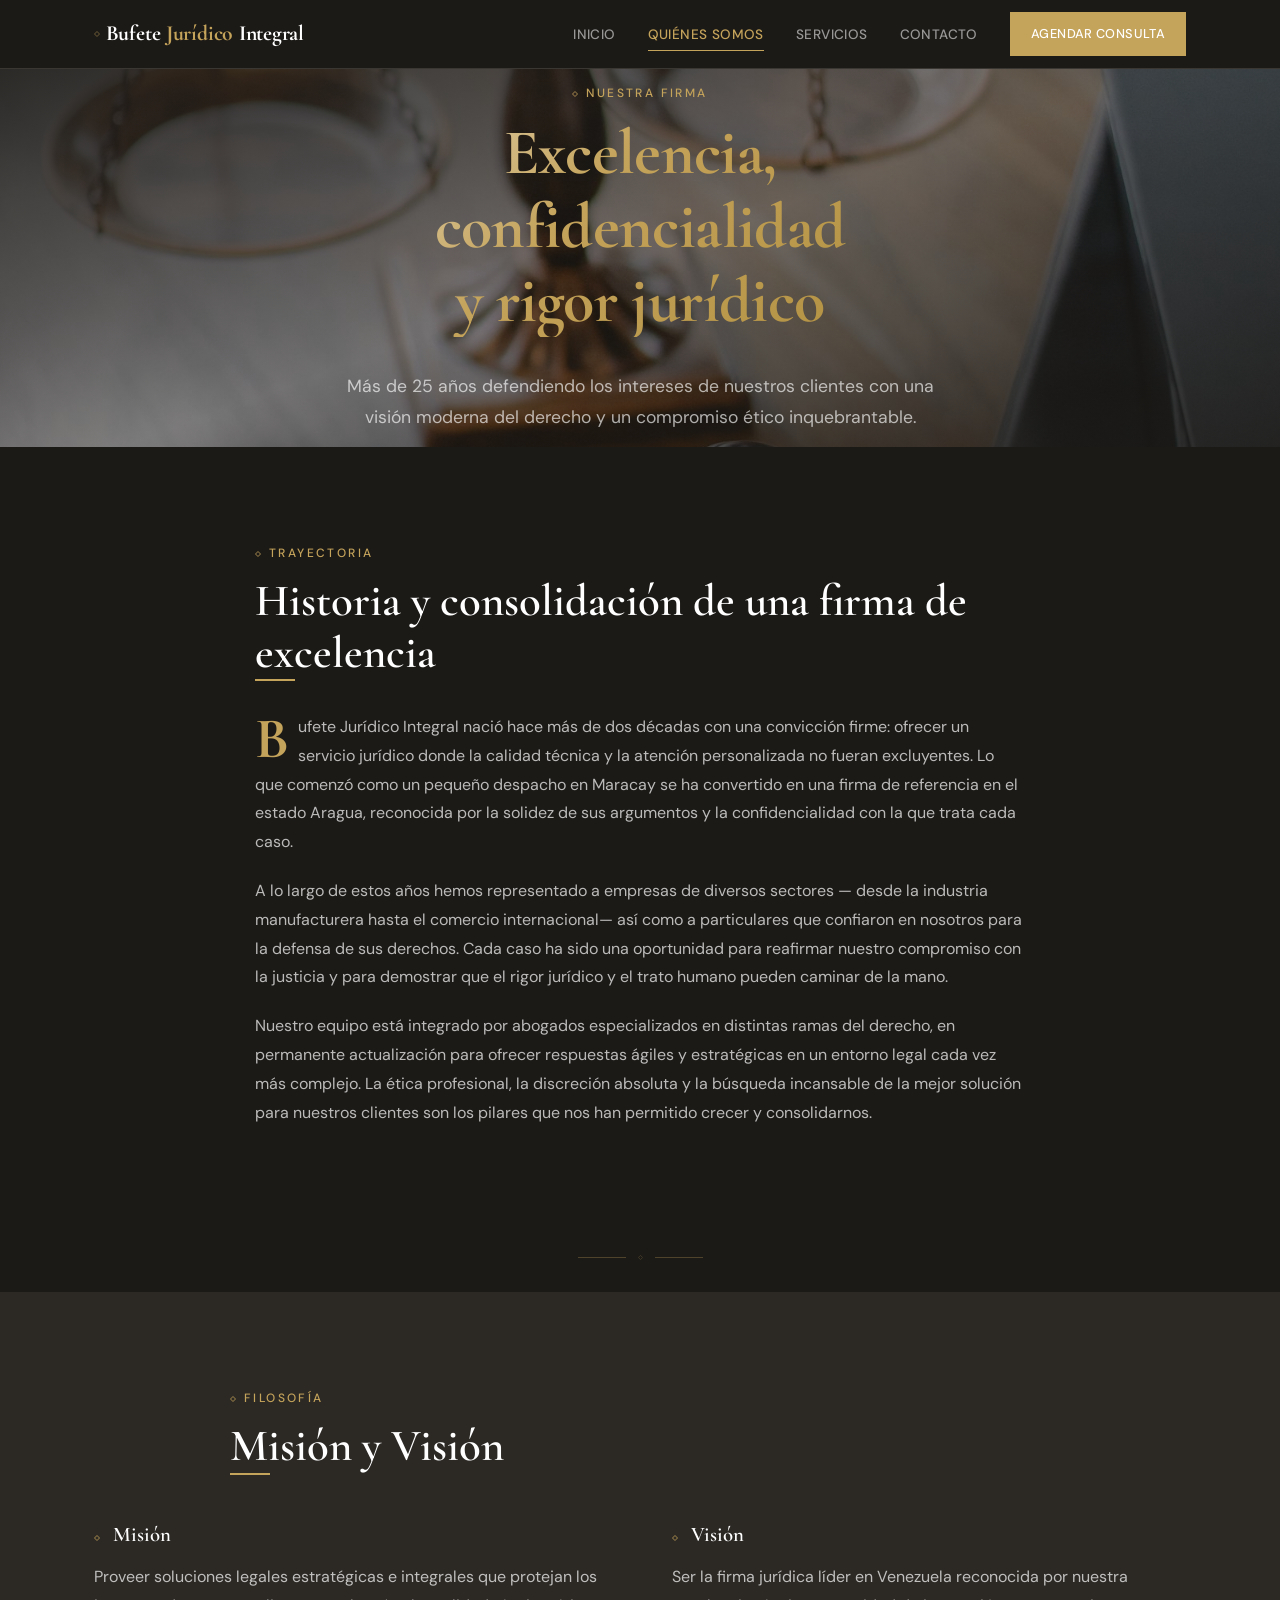
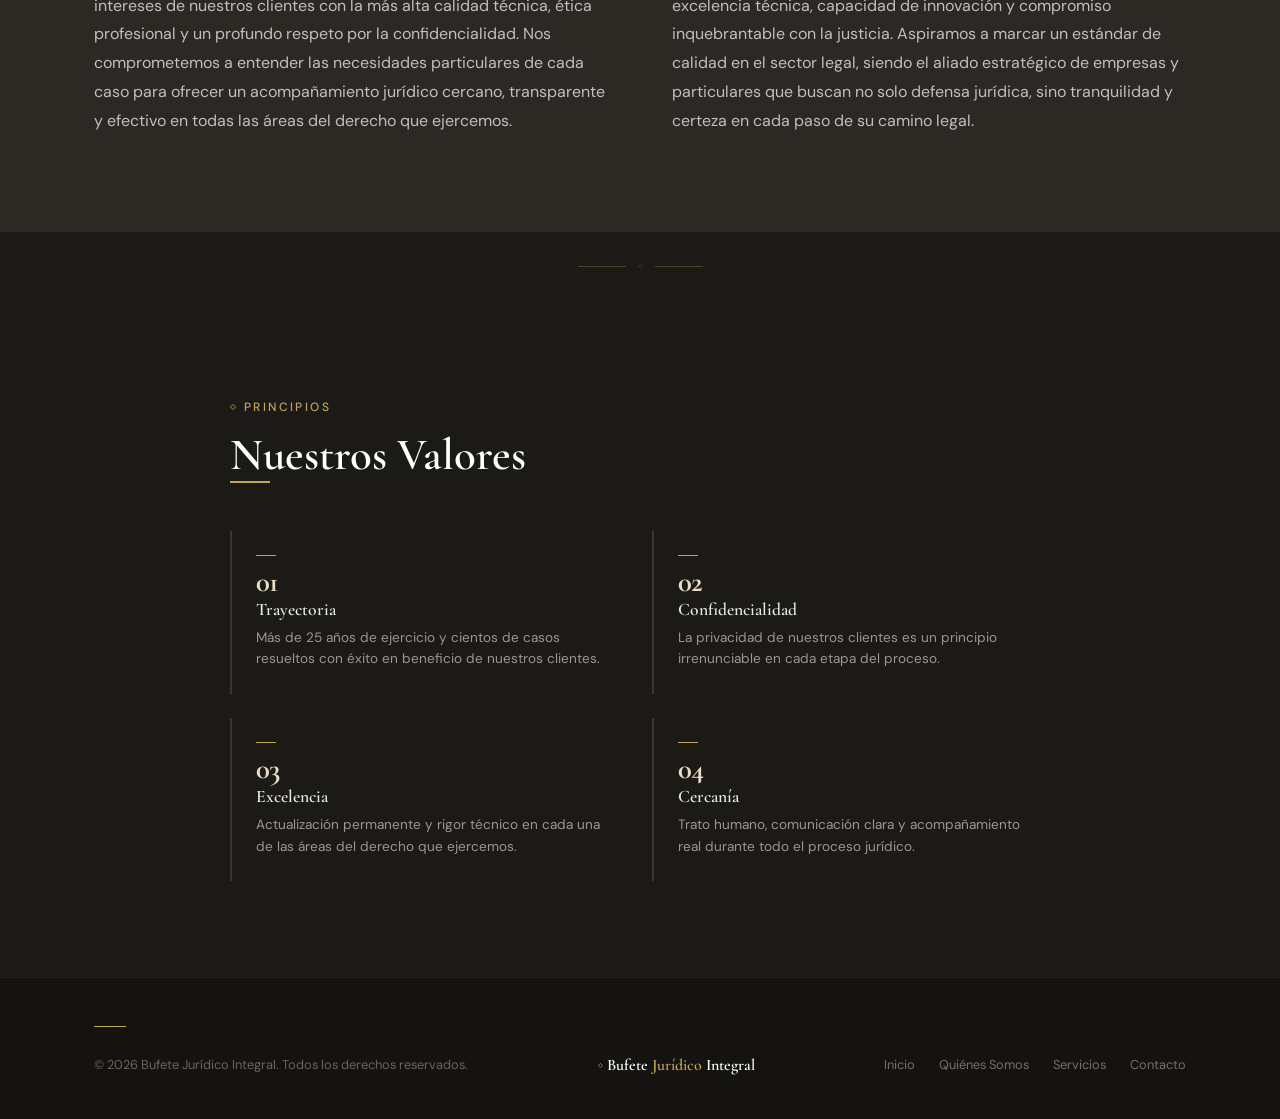
<file: nosotros.html>
<!DOCTYPE html>
<html lang="es">
<head>
  <meta charset="UTF-8">
  <meta name="viewport" content="width=device-width, initial-scale=1.0">
  <title>Quiénes Somos — Bufete Jurídico Integral</title>
  <meta name="description" content="Conozca la trayectoria, misión y visión de Bufete Jurídico Integral, bufete jurídico con más de 25 años de experiencia en Derecho Corporativo, Civil, Fiscal y Litigios.">
  <meta name="theme-color" content="#1C1A17">
  <meta name="referrer" content="strict-origin-when-cross-origin">
  <meta http-equiv="Permissions-Policy" content="geolocation=(), camera=(), microphone=(), fullscreen=(self)">
  <meta http-equiv="Content-Security-Policy" content="default-src 'self'; script-src 'self' 'unsafe-inline'; style-src 'self' 'unsafe-inline'; img-src 'self'; font-src 'self'; form-action 'self' https://formspree.io; frame-ancestors 'none'; base-uri 'self'">

  <link rel="stylesheet" href="assets/fonts/fonts.css">
  <link rel="stylesheet" href="styles.css">
</head>
<body>

  <div class="progress-bar" id="progress-bar" role="progressbar" aria-hidden="true"></div>

  <!-- ===================================================
       HEADER
       =================================================== -->
  <header class="header" role="banner">
    <div class="container header__inner">
      <a href="index.html" class="header__logo" aria-label="Bufete Jurídico Integral, volver al inicio">
        <span class="gold-diamond" aria-hidden="true">
          <svg width="6" height="6" viewBox="0 0 6 6" fill="none" stroke="currentColor" stroke-width="0.8">
            <path d="M3 0.5L5.5 3L3 5.5L0.5 3Z"/>
          </svg>
        </span>
        Bufete <em>Jurídico</em> Integral
      </a>

      <button
        class="nav-toggle"
        type="button"
        aria-label="Abrir menú de navegación"
        aria-expanded="false"
      >
        <span class="nav-toggle__bar"></span>
        <span class="nav-toggle__bar"></span>
        <span class="nav-toggle__bar"></span>
      </button>

      <nav role="navigation" aria-label="Navegación principal">
        <ul class="nav__list" id="nav-list">
          <li><a href="index.html"          class="nav__link">Inicio</a></li>
          <li><a href="nosotros.html"        class="nav__link nav__link--active">Quiénes Somos</a></li>
          <li><a href="servicios.html"       class="nav__link">Servicios</a></li>
          <li><a href="contacto.html"        class="nav__link">Contacto</a></li>
          <li><a href="contacto.html"        class="btn btn--primary nav__cta" data-magnetic>Agendar Consulta</a></li>
        </ul>
      </nav>

      <div class="nav__backdrop" id="nav-backdrop" aria-hidden="true"></div>
    </div>
  </header>

  <!-- ===== PAGE HERO ===== -->
  <section class="page-hero" aria-label="Nuestra Firma">
    <div class="page-hero__media" aria-hidden="true">
      <img
        src="assets/images/hero-justice.jpg"
        alt=""
        loading="eager"
      >
    </div>
    <div class="page-hero__overlay" aria-hidden="true"></div>
    <svg class="noise-svg" aria-hidden="true" viewBox="0 0 200 200" xmlns="http://www.w3.org/2000/svg" preserveAspectRatio="none">
      <filter id="noise"><feTurbulence type="fractalNoise" baseFrequency="0.75" numOctaves="3" stitchTiles="stitch"/><feColorMatrix type="saturate" values="0"/></filter>
      <rect width="100%" height="100%" filter="url(#noise)" opacity="0.8"/>
    </svg>
    <div class="container page-hero__content">
      <p class="section-subtitle" style="justify-content:center;">
        <span class="gold-diamond" aria-hidden="true">
          <svg width="6" height="6" viewBox="0 0 6 6" fill="none" stroke="currentColor" stroke-width="0.8">
            <path d="M3 0.5L5.5 3L3 5.5L0.5 3Z"/>
          </svg>
        </span>
        Nuestra Firma
      </p>
      <h1 class="gradient-text">Excelencia, confidencialidad<br>y rigor jurídico</h1>
      <hr class="gold-rule" aria-hidden="true">
      <p class="page-hero__desc">
        Más de 25 años defendiendo los intereses de nuestros clientes con
        una visión moderna del derecho y un compromiso ético inquebrantable.
      </p>
    </div>
  </section>

  <main role="main">

    <!-- ===== HISTORIA Y TRAYECTORIA ===== -->
    <section class="section" aria-labelledby="historia-title">
      <div class="container">
        <div class="reveal prose">
          <p class="section-subtitle">
            <span class="gold-diamond" aria-hidden="true">
              <svg width="6" height="6" viewBox="0 0 6 6" fill="none" stroke="currentColor" stroke-width="0.8">
                <path d="M3 0.5L5.5 3L3 5.5L0.5 3Z"/>
              </svg>
            </span>
            Trayectoria
          </p>
          <h2 id="historia-title">Historia y consolidación de una firma de excelencia</h2>
          <hr class="gold-rule" aria-hidden="true">
          <div style="margin-top: 2rem; color: rgba(255,255,255,0.7); line-height: 1.8;">
            <p class="dropcap">
              Bufete Jurídico Integral nació hace más de dos décadas con una convicción firme:
              ofrecer un servicio jurídico donde la calidad técnica y la atención personalizada
              no fueran excluyentes. Lo que comenzó como un pequeño despacho en Maracay se ha
              convertido en una firma de referencia en el estado Aragua, reconocida por la
              solidez de sus argumentos y la confidencialidad con la que trata cada caso.
            </p>
            <p>
              A lo largo de estos años hemos representado a empresas de diversos sectores —
              desde la industria manufacturera hasta el comercio internacional— así como a
              particulares que confiaron en nosotros para la defensa de sus derechos. Cada
              caso ha sido una oportunidad para reafirmar nuestro compromiso con la justicia
              y para demostrar que el rigor jurídico y el trato humano pueden caminar de la mano.
            </p>
            <p>
              Nuestro equipo está integrado por abogados especializados en distintas ramas
              del derecho, en permanente actualización para ofrecer respuestas ágiles y
              estratégicas en un entorno legal cada vez más complejo. La ética profesional,
              la discreción absoluta y la búsqueda incansable de la mejor solución para
              nuestros clientes son los pilares que nos han permitido crecer y consolidarnos.
            </p>
          </div>
        </div>
      </div>
    </section>

    <!-- ===== DIVISOR ===== -->
    <div class="section-divider" aria-hidden="true">
      <span class="section-divider__line"></span>
      <span class="gold-diamond">
        <svg width="5" height="5" viewBox="0 0 6 6" fill="none" stroke="currentColor" stroke-width="0.8">
          <path d="M3 0.5L5.5 3L3 5.5L0.5 3Z"/>
        </svg>
      </span>
      <span class="section-divider__line"></span>
    </div>

    <!-- ===== MISIÓN Y VISIÓN ===== -->
    <section class="section section--alt" aria-labelledby="mv-title">
      <div class="container">
        <div class="reveal" style="max-width: 820px; margin: 0 auto;">
          <p class="section-subtitle">
            <span class="gold-diamond" aria-hidden="true">
              <svg width="6" height="6" viewBox="0 0 6 6" fill="none" stroke="currentColor" stroke-width="0.8">
                <path d="M3 0.5L5.5 3L3 5.5L0.5 3Z"/>
              </svg>
            </span>
            Filosofía
          </p>
          <h2 id="mv-title">Misión y Visión</h2>
          <hr class="gold-rule" aria-hidden="true">
        </div>

        <div class="mv-grid reveal" style="margin-top: var(--space-block);">
          <div class="mv-grid__block">
            <h3>
              <span class="gold-diamond" aria-hidden="true">
                <svg width="6" height="6" viewBox="0 0 6 6" fill="none" stroke="currentColor" stroke-width="0.8">
                  <path d="M3 0.5L5.5 3L3 5.5L0.5 3Z"/>
                </svg>
              </span>
              Misión
            </h3>
            <p>
              Proveer soluciones legales estratégicas e integrales que protejan los intereses
              de nuestros clientes con la más alta calidad técnica, ética profesional y un
              profundo respeto por la confidencialidad. Nos comprometemos a entender las
              necesidades particulares de cada caso para ofrecer un acompañamiento jurídico
              cercano, transparente y efectivo en todas las áreas del derecho que ejercemos.
            </p>
          </div>

          <div class="mv-grid__block">
            <h3>
              <span class="gold-diamond" aria-hidden="true">
                <svg width="6" height="6" viewBox="0 0 6 6" fill="none" stroke="currentColor" stroke-width="0.8">
                  <path d="M3 0.5L5.5 3L3 5.5L0.5 3Z"/>
                </svg>
              </span>
              Visión
            </h3>
            <p>
              Ser la firma jurídica líder en Venezuela reconocida por nuestra excelencia
              técnica, capacidad de innovación y compromiso inquebrantable con la justicia.
              Aspiramos a marcar un estándar de calidad en el sector legal, siendo el aliado
              estratégico de empresas y particulares que buscan no solo defensa jurídica,
              sino tranquilidad y certeza en cada paso de su camino legal.
            </p>
          </div>
        </div>
      </div>
    </section>

    <!-- ===== DIVISOR ===== -->
    <div class="section-divider" aria-hidden="true">
      <span class="section-divider__line"></span>
      <span class="gold-diamond">
        <svg width="5" height="5" viewBox="0 0 6 6" fill="none" stroke="currentColor" stroke-width="0.8">
          <path d="M3 0.5L5.5 3L3 5.5L0.5 3Z"/>
        </svg>
      </span>
      <span class="section-divider__line"></span>
    </div>

    <!-- ===== VALORES ===== -->
    <section class="section" aria-labelledby="valores-title">
      <div class="container">
        <div class="reveal" style="max-width: 820px; margin: 0 auto;">
          <p class="section-subtitle">
            <span class="gold-diamond" aria-hidden="true">
              <svg width="6" height="6" viewBox="0 0 6 6" fill="none" stroke="currentColor" stroke-width="0.8">
                <path d="M3 0.5L5.5 3L3 5.5L0.5 3Z"/>
              </svg>
            </span>
            Principios
          </p>
          <h2 id="valores-title">Nuestros Valores</h2>
          <hr class="gold-rule" aria-hidden="true">
        </div>

        <div class="about__values reveal" style="margin-top: var(--space-block); max-width: 820px; margin-left: auto; margin-right: auto;">
          <div class="value-card">
            <div class="value-card__decor"></div>
            <span class="value-card__number">01</span>
            <h3 class="value-card__title">Trayectoria</h3>
            <p class="value-card__desc">Más de 25 años de ejercicio y cientos de casos resueltos con éxito en beneficio de nuestros clientes.</p>
          </div>
          <div class="value-card">
            <div class="value-card__decor"></div>
            <span class="value-card__number">02</span>
            <h3 class="value-card__title">Confidencialidad</h3>
            <p class="value-card__desc">La privacidad de nuestros clientes es un principio irrenunciable en cada etapa del proceso.</p>
          </div>
          <div class="value-card">
            <div class="value-card__decor"></div>
            <span class="value-card__number">03</span>
            <h3 class="value-card__title">Excelencia</h3>
            <p class="value-card__desc">Actualización permanente y rigor técnico en cada una de las áreas del derecho que ejercemos.</p>
          </div>
          <div class="value-card">
            <div class="value-card__decor"></div>
            <span class="value-card__number">04</span>
            <h3 class="value-card__title">Cercanía</h3>
            <p class="value-card__desc">Trato humano, comunicación clara y acompañamiento real durante todo el proceso jurídico.</p>
          </div>
        </div>
      </div>
    </section>

  </main>

  <!-- ===================================================
       FOOTER
       =================================================== -->
  <footer class="footer" role="contentinfo">
    <div class="container">
      <hr class="footer__gold-accent" aria-hidden="true">
      <div class="footer__inner">
        <p class="footer__copy">&copy; 2026 Bufete Jurídico Integral. Todos los derechos reservados.</p>
        <span class="footer__logo">
          <span class="gold-diamond" aria-hidden="true">
            <svg width="5" height="5" viewBox="0 0 6 6" fill="none" stroke="currentColor" stroke-width="0.8">
              <path d="M3 0.5L5.5 3L3 5.5L0.5 3Z"/>
            </svg>
          </span>
          Bufete <em>Jurídico</em> Integral
        </span>
        <div class="footer__links">
          <a href="index.html">Inicio</a>
          <a href="nosotros.html">Quiénes Somos</a>
          <a href="servicios.html">Servicios</a>
          <a href="contacto.html">Contacto</a>
        </div>
      </div>
    </div>
  </footer>

  <div class="cursor-glow" id="cursor-glow" aria-hidden="true"></div>
  <div class="cursor-glow__ring" id="cursor-glow-ring" aria-hidden="true"></div>

  <button class="back-to-top" id="back-to-top" aria-label="Volver al inicio">
    <svg width="16" height="16" viewBox="0 0 24 24" fill="none" stroke="currentColor" stroke-width="1.5" stroke-linecap="round">
      <polyline points="18 15 12 9 6 15"/>
    </svg>
  </button>

  <!-- ===================================================
       INTERSECTION OBSERVER — SCROLL REVEALS
       =================================================== -->
  <script>
    (function() {
      'use strict';

      /* ---------- Mobile Nav ---------- */
      var toggle = document.querySelector('.nav-toggle');
      var navList = document.getElementById('nav-list');
      var backdrop = document.getElementById('nav-backdrop');
      if (toggle && navList) {
        function openNav() {
          toggle.classList.add('active');
          navList.classList.add('nav__list--open');
          if (backdrop) backdrop.classList.add('nav__backdrop--visible');
          toggle.setAttribute('aria-expanded', 'true');
          toggle.setAttribute('aria-label', 'Cerrar menú de navegación');
        }
        function closeNav() {
          toggle.classList.remove('active');
          navList.classList.remove('nav__list--open');
          if (backdrop) backdrop.classList.remove('nav__backdrop--visible');
          toggle.setAttribute('aria-expanded', 'false');
          toggle.setAttribute('aria-label', 'Abrir menú de navegación');
        }
        toggle.addEventListener('click', function() {
          if (navList.classList.contains('nav__list--open')) { closeNav(); }
          else { openNav(); }
        });
        if (backdrop) backdrop.addEventListener('click', closeNav);
        document.addEventListener('keydown', function(e) {
          if (e.key === 'Escape' && navList.classList.contains('nav__list--open')) closeNav();
        });
        navList.querySelectorAll('a').forEach(function(link) {
          link.addEventListener('click', closeNav);
        });
      }

      var reveals = document.querySelectorAll('.reveal');
      if (reveals.length && 'IntersectionObserver' in window) {
        var observer = new IntersectionObserver(function(entries) {
          entries.forEach(function(entry) {
            if (entry.isIntersecting) {
              entry.target.classList.add('reveal--visible');
              observer.unobserve(entry.target);
            }
          });
        }, { threshold: 0.12, rootMargin: '0px 0px -40px 0px' });
        reveals.forEach(function(el) { observer.observe(el); });
      } else {
        reveals.forEach(function(el) { el.classList.add('reveal--visible'); });
      }

      var header = document.querySelector('.header');
      var ticking = false;
      function updateShadow() {
        header.classList.toggle('header--scrolled', window.scrollY > 10);
        ticking = false;
      }
      window.addEventListener('scroll', function() {
        if (!ticking) { requestAnimationFrame(updateShadow); ticking = true; }
      }, { passive: true });

      /* ---------- Progress Bar ---------- */
      var bar = document.getElementById('progress-bar');
      var barTicking = false;
      if (bar) {
        window.addEventListener('scroll', function() {
          if (!barTicking) {
            requestAnimationFrame(function() {
              var h = document.documentElement;
              var p = (window.scrollY / (h.scrollHeight - h.clientHeight)) * 100;
              bar.style.width = p + '%';
              barTicking = false;
            });
            barTicking = true;
          }
        }, { passive: true });
      }

      /* ---------- Magnetic Buttons ---------- */
      var magneticBtns = document.querySelectorAll('[data-magnetic]');
      magneticBtns.forEach(function(btn) {
        btn.addEventListener('mousemove', function(e) {
          var rect = btn.getBoundingClientRect();
          var x = e.clientX - rect.left - rect.width / 2;
          var y = e.clientY - rect.top - rect.height / 2;
          btn.style.transform = 'translate(' + (x * 0.12) + 'px, ' + (y * 0.12) + 'px)';
        });
        btn.addEventListener('mouseleave', function() {
          btn.style.transform = '';
        });
      });

      /* ---------- Back to Top ---------- */
      var topBtn = document.getElementById('back-to-top');
      var topTicking = false;
      if (topBtn) {
        window.addEventListener('scroll', function() {
          if (!topTicking) {
            requestAnimationFrame(function() {
              topBtn.classList.toggle('back-to-top--visible', window.scrollY > 500);
              topTicking = false;
            });
            topTicking = true;
          }
        }, { passive: true });
        topBtn.addEventListener('click', function() {
          window.scrollTo({ top: 0, behavior: 'smooth' });
        });
      }
      /* ---------- Cursor Glow ---------- */
      var glow = document.getElementById('cursor-glow');
      var ring = document.getElementById('cursor-glow-ring');
      if (glow) {
        var gMouseX = -999, gMouseY = -999, gPosX = -140, gPosY = -140, gActive = false;
        var gLerp = 0.1;
        function gMove(e) {
          gMouseX = e.clientX; gMouseY = e.clientY;
          if (!gActive) { gActive = true; glow.classList.add('cursor-glow--visible'); if (ring) ring.classList.add('cursor-glow__ring--visible'); gPosX = gMouseX; gPosY = gMouseY; }
        }
        document.addEventListener('mousemove', gMove, { passive: true });
        document.addEventListener('mouseleave', function() { gActive = false; glow.classList.remove('cursor-glow--visible'); if (ring) ring.classList.remove('cursor-glow__ring--visible'); });
        (function gTick() {
          gPosX += (gMouseX - gPosX) * gLerp; gPosY += (gMouseY - gPosY) * gLerp;
          glow.style.transform = 'translate3d(' + (gPosX - 140) + 'px, ' + (gPosY - 140) + 'px, 0)';
          if (ring) ring.style.transform = 'translate3d(' + (gPosX - 20) + 'px, ' + (gPosY - 20) + 'px, 0)';
          requestAnimationFrame(gTick);
        })();
        var gTargets = document.querySelectorAll('a, .btn, .service-card, .value-card, .nav__link, .form__input, .form__textarea, .form__select');
        gTargets.forEach(function(el) {
          el.addEventListener('mouseenter', function() { glow.classList.add('cursor-glow--active'); });
          el.addEventListener('mouseleave', function() { glow.classList.remove('cursor-glow--active'); });
        });
      }
    })();
  </script>

</body>
</html>
</file>
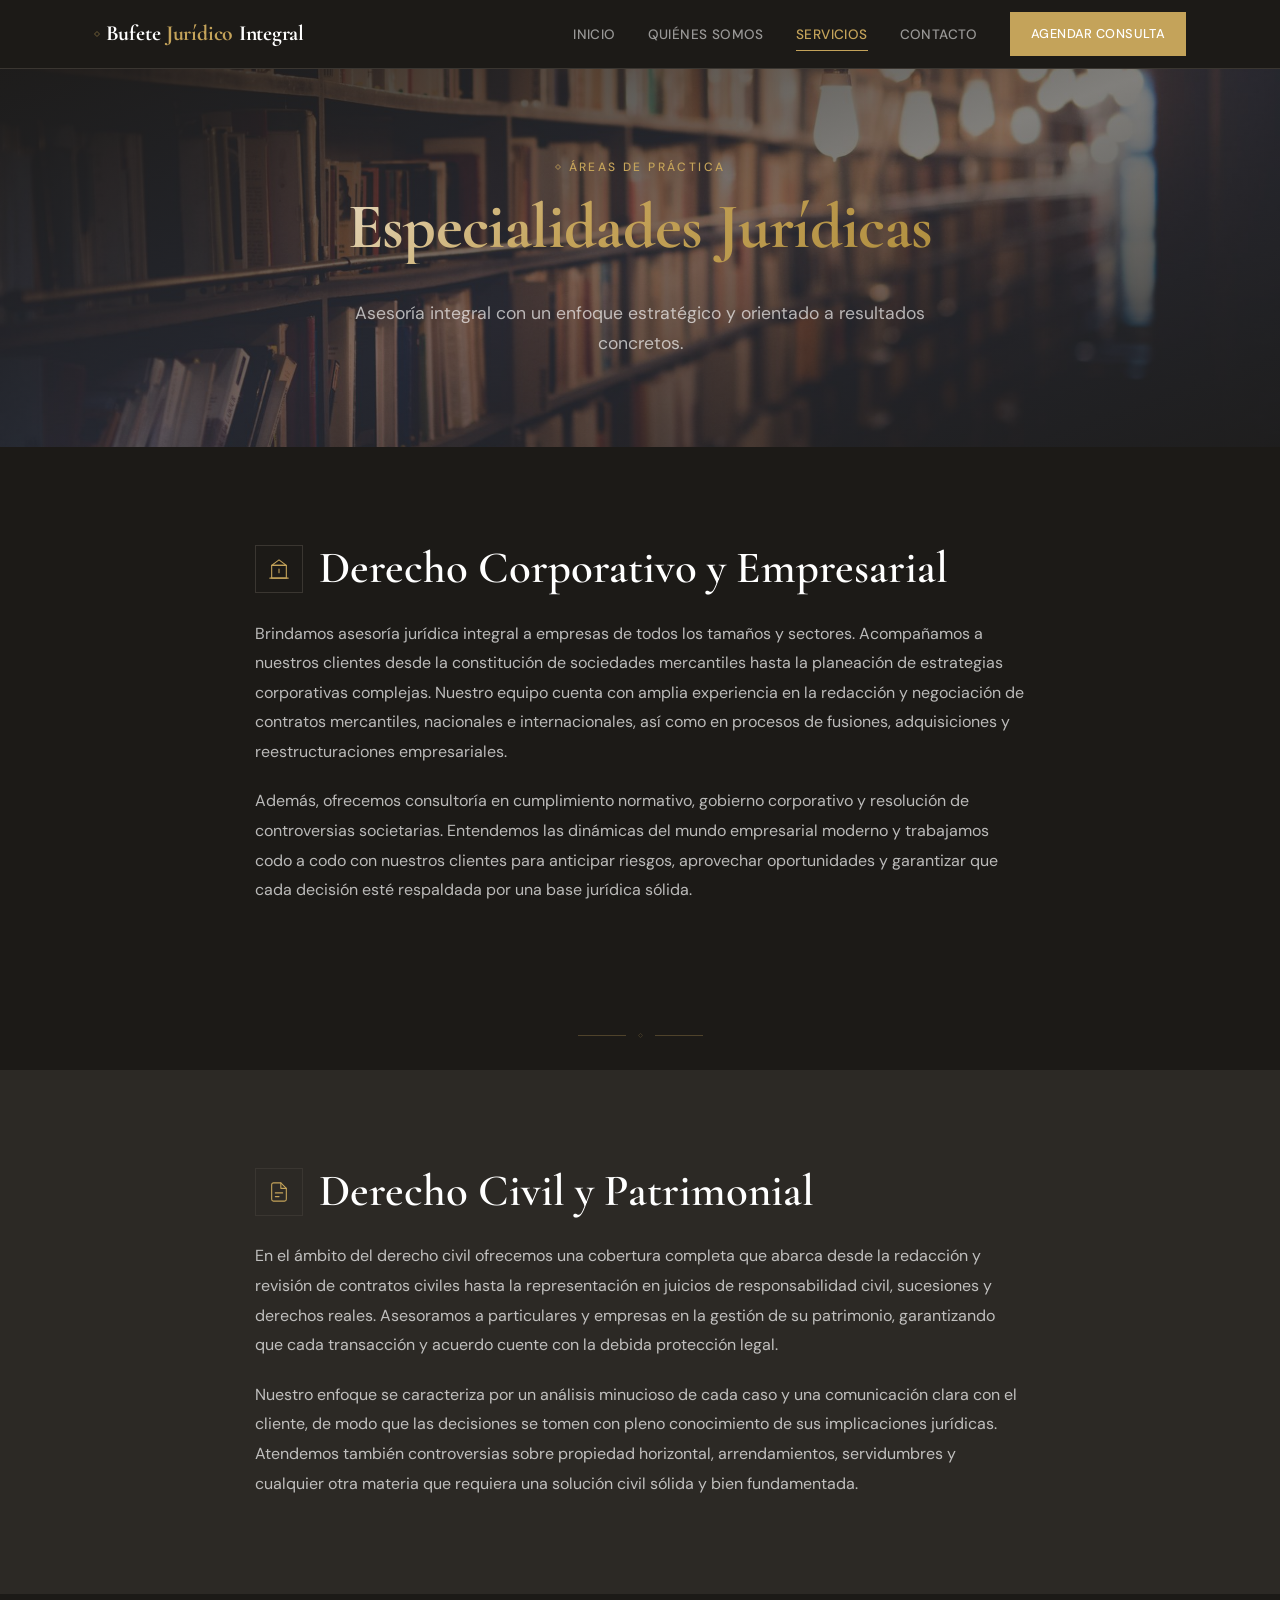
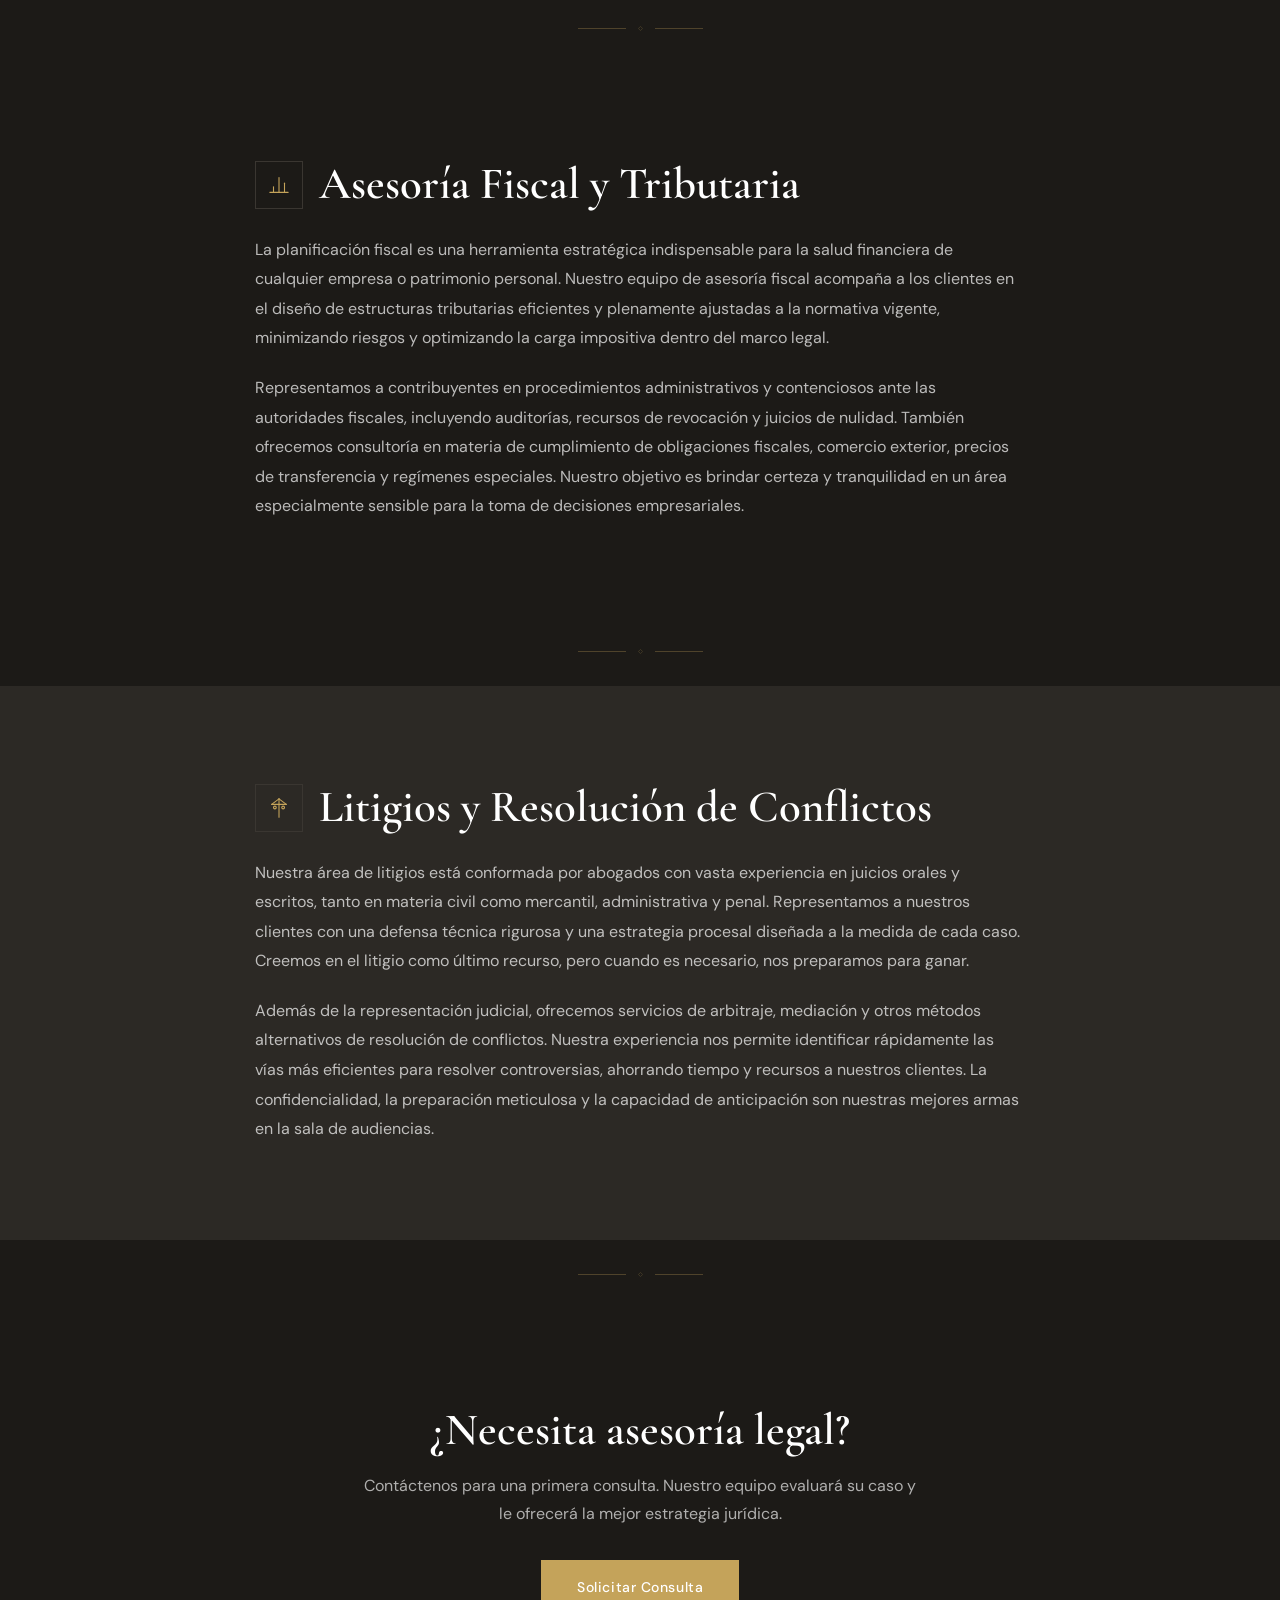
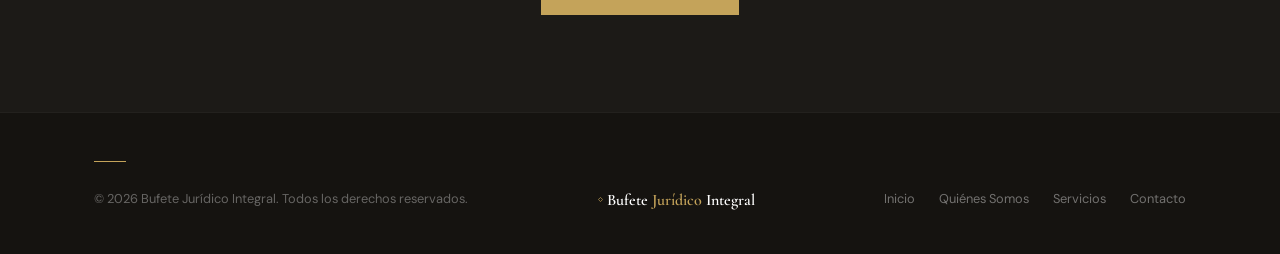
<file: servicios.html>
<!DOCTYPE html>
<html lang="es">
<head>
  <meta charset="UTF-8">
  <meta name="viewport" content="width=device-width, initial-scale=1.0">
  <title>Servicios Jurídicos — Bufete Jurídico Integral</title>
  <meta name="description" content="Áreas de práctica de Bufete Jurídico Integral: Derecho Corporativo, Derecho Civil, Asesoría Fiscal y Litigios. Asesoría legal integral en Maracay, Estado Aragua.">
  <meta name="theme-color" content="#1C1A17">
  <meta name="referrer" content="strict-origin-when-cross-origin">
  <meta http-equiv="Permissions-Policy" content="geolocation=(), camera=(), microphone=(), fullscreen=(self)">
  <meta http-equiv="Content-Security-Policy" content="default-src 'self'; script-src 'self' 'unsafe-inline'; style-src 'self' 'unsafe-inline'; img-src 'self'; font-src 'self'; form-action 'self' https://formspree.io; frame-ancestors 'none'; base-uri 'self'">

  <link rel="stylesheet" href="assets/fonts/fonts.css">
  <link rel="stylesheet" href="styles.css">
</head>
<body>

  <div class="progress-bar" id="progress-bar" role="progressbar" aria-hidden="true"></div>

  <!-- ===================================================
       HEADER
       =================================================== -->
  <header class="header" role="banner">
    <div class="container header__inner">
      <a href="index.html" class="header__logo" aria-label="Bufete Jurídico Integral, volver al inicio">
        <span class="gold-diamond" aria-hidden="true">
          <svg width="6" height="6" viewBox="0 0 6 6" fill="none" stroke="currentColor" stroke-width="0.8">
            <path d="M3 0.5L5.5 3L3 5.5L0.5 3Z"/>
          </svg>
        </span>
        Bufete <em>Jurídico</em> Integral
      </a>

      <button
        class="nav-toggle"
        type="button"
        aria-label="Abrir menú de navegación"
        aria-expanded="false"
      >
        <span class="nav-toggle__bar"></span>
        <span class="nav-toggle__bar"></span>
        <span class="nav-toggle__bar"></span>
      </button>

      <nav role="navigation" aria-label="Navegación principal">
        <ul class="nav__list" id="nav-list">
          <li><a href="index.html"          class="nav__link">Inicio</a></li>
          <li><a href="nosotros.html"        class="nav__link">Quiénes Somos</a></li>
          <li><a href="servicios.html"       class="nav__link nav__link--active">Servicios</a></li>
          <li><a href="contacto.html"        class="nav__link">Contacto</a></li>
          <li><a href="contacto.html"        class="btn btn--primary nav__cta" data-magnetic>Agendar Consulta</a></li>
        </ul>
      </nav>

      <div class="nav__backdrop" id="nav-backdrop" aria-hidden="true"></div>
    </div>
  </header>

  <!-- ===== PAGE HERO ===== -->
  <section class="page-hero" aria-label="Áreas de Práctica">
    <div class="page-hero__media" aria-hidden="true">
      <img
        src="assets/images/hero-courthouse.jpg"
        alt=""
        loading="eager"
      >
    </div>
    <div class="page-hero__overlay" aria-hidden="true"></div>
    <svg class="noise-svg" aria-hidden="true" viewBox="0 0 200 200" xmlns="http://www.w3.org/2000/svg" preserveAspectRatio="none">
      <filter id="noise"><feTurbulence type="fractalNoise" baseFrequency="0.75" numOctaves="3" stitchTiles="stitch"/><feColorMatrix type="saturate" values="0"/></filter>
      <rect width="100%" height="100%" filter="url(#noise)" opacity="0.8"/>
    </svg>
    <div class="container page-hero__content">
      <p class="section-subtitle" style="justify-content:center;">
        <span class="gold-diamond" aria-hidden="true">
          <svg width="6" height="6" viewBox="0 0 6 6" fill="none" stroke="currentColor" stroke-width="0.8">
            <path d="M3 0.5L5.5 3L3 5.5L0.5 3Z"/>
          </svg>
        </span>
        Áreas de Práctica
      </p>
      <h1 class="gradient-text">Especialidades Jurídicas</h1>
      <hr class="gold-rule" aria-hidden="true">
      <p class="page-hero__desc">
        Asesoría integral con un enfoque estratégico y orientado a resultados concretos.
      </p>
    </div>
  </section>

  <main role="main">

    <!-- ===== SERVICIO: CORPORATIVO ===== -->
    <section class="section" aria-labelledby="corp-title">
      <div class="container">
        <div class="service-detail reveal prose">
          <div class="service-detail__header">
            <div class="service-detail__icon" aria-hidden="true">
              <svg width="22" height="22" viewBox="0 0 24 24" fill="none" stroke="currentColor" stroke-width="1.2" stroke-linecap="round" stroke-linejoin="round">
                <rect x="4" y="8" width="16" height="14"/>
                <path d="M2 22h20"/>
                <path d="M12 2L4 8h16L12 2z"/>
                <line x1="12" y1="12" x2="12" y2="16"/>
              </svg>
            </div>
            <h2 id="corp-title">Derecho Corporativo y Empresarial</h2>
          </div>
          <p>
            Brindamos asesoría jurídica integral a empresas de todos los tamaños y sectores.
            Acompañamos a nuestros clientes desde la constitución de sociedades mercantiles
            hasta la planeación de estrategias corporativas complejas. Nuestro equipo cuenta
            con amplia experiencia en la redacción y negociación de contratos mercantiles,
            nacionales e internacionales, así como en procesos de fusiones, adquisiciones y
            reestructuraciones empresariales.
          </p>
          <p>
            Además, ofrecemos consultoría en cumplimiento normativo, gobierno corporativo y
            resolución de controversias societarias. Entendemos las dinámicas del mundo
            empresarial moderno y trabajamos codo a codo con nuestros clientes para anticipar
            riesgos, aprovechar oportunidades y garantizar que cada decisión esté respaldada
            por una base jurídica sólida.
          </p>
        </div>
      </div>
    </section>

    <!-- ===== DIVISOR ===== -->
    <div class="section-divider" aria-hidden="true">
      <span class="section-divider__line"></span>
      <span class="gold-diamond">
        <svg width="5" height="5" viewBox="0 0 6 6" fill="none" stroke="currentColor" stroke-width="0.8">
          <path d="M3 0.5L5.5 3L3 5.5L0.5 3Z"/>
        </svg>
      </span>
      <span class="section-divider__line"></span>
    </div>

    <!-- ===== SERVICIO: CIVIL ===== -->
    <section class="section section--alt" aria-labelledby="civil-title">
      <div class="container">
        <div class="service-detail reveal prose">
          <div class="service-detail__header">
            <div class="service-detail__icon" aria-hidden="true">
              <svg width="22" height="22" viewBox="0 0 24 24" fill="none" stroke="currentColor" stroke-width="1.2" stroke-linecap="round" stroke-linejoin="round">
                <path d="M14 2H6a2 2 0 0 0-2 2v16a2 2 0 0 0 2 2h12a2 2 0 0 0 2-2V8z"/>
                <polyline points="14 2 14 8 20 8"/>
                <line x1="8" y1="13" x2="16" y2="13"/>
                <line x1="8" y1="17" x2="12" y2="17"/>
              </svg>
            </div>
            <h2 id="civil-title">Derecho Civil y Patrimonial</h2>
          </div>
          <p>
            En el ámbito del derecho civil ofrecemos una cobertura completa que abarca desde
            la redacción y revisión de contratos civiles hasta la representación en juicios
            de responsabilidad civil, sucesiones y derechos reales. Asesoramos a particulares
            y empresas en la gestión de su patrimonio, garantizando que cada transacción y
            acuerdo cuente con la debida protección legal.
          </p>
          <p>
            Nuestro enfoque se caracteriza por un análisis minucioso de cada caso y una
            comunicación clara con el cliente, de modo que las decisiones se tomen con pleno
            conocimiento de sus implicaciones jurídicas. Atendemos también controversias sobre
            propiedad horizontal, arrendamientos, servidumbres y cualquier otra materia que
            requiera una solución civil sólida y bien fundamentada.
          </p>
        </div>
      </div>
    </section>

    <!-- ===== DIVISOR ===== -->
    <div class="section-divider" aria-hidden="true">
      <span class="section-divider__line"></span>
      <span class="gold-diamond">
        <svg width="5" height="5" viewBox="0 0 6 6" fill="none" stroke="currentColor" stroke-width="0.8">
          <path d="M3 0.5L5.5 3L3 5.5L0.5 3Z"/>
        </svg>
      </span>
      <span class="section-divider__line"></span>
    </div>

    <!-- ===== SERVICIO: FISCAL ===== -->
    <section class="section" aria-labelledby="fiscal-title">
      <div class="container">
        <div class="service-detail reveal prose">
          <div class="service-detail__header">
            <div class="service-detail__icon" aria-hidden="true">
              <svg width="22" height="22" viewBox="0 0 24 24" fill="none" stroke="currentColor" stroke-width="1.2" stroke-linecap="round" stroke-linejoin="round">
                <line x1="18" y1="20" x2="18" y2="10"/>
                <line x1="12" y1="20" x2="12" y2="4"/>
                <line x1="6" y1="20" x2="6" y2="14"/>
                <line x1="2" y1="20" x2="22" y2="20"/>
              </svg>
            </div>
            <h2 id="fiscal-title">Asesoría Fiscal y Tributaria</h2>
          </div>
          <p>
            La planificación fiscal es una herramienta estratégica indispensable para la
            salud financiera de cualquier empresa o patrimonio personal. Nuestro equipo de
            asesoría fiscal acompaña a los clientes en el diseño de estructuras tributarias
            eficientes y plenamente ajustadas a la normativa vigente, minimizando riesgos y
            optimizando la carga impositiva dentro del marco legal.
          </p>
          <p>
            Representamos a contribuyentes en procedimientos administrativos y contenciosos
            ante las autoridades fiscales, incluyendo auditorías, recursos de revocación y
            juicios de nulidad. También ofrecemos consultoría en materia de cumplimiento de
            obligaciones fiscales, comercio exterior, precios de transferencia y regímenes
            especiales. Nuestro objetivo es brindar certeza y tranquilidad en un área
            especialmente sensible para la toma de decisiones empresariales.
          </p>
        </div>
      </div>
    </section>

    <!-- ===== DIVISOR ===== -->
    <div class="section-divider" aria-hidden="true">
      <span class="section-divider__line"></span>
      <span class="gold-diamond">
        <svg width="5" height="5" viewBox="0 0 6 6" fill="none" stroke="currentColor" stroke-width="0.8">
          <path d="M3 0.5L5.5 3L3 5.5L0.5 3Z"/>
        </svg>
      </span>
      <span class="section-divider__line"></span>
    </div>

    <!-- ===== SERVICIO: LITIGIOS ===== -->
    <section class="section section--alt" aria-labelledby="litigios-title">
      <div class="container">
        <div class="service-detail reveal prose">
          <div class="service-detail__header">
            <div class="service-detail__icon" aria-hidden="true">
              <svg width="22" height="22" viewBox="0 0 24 24" fill="none" stroke="currentColor" stroke-width="1.2" stroke-linecap="round" stroke-linejoin="round">
                <line x1="12" y1="2" x2="12" y2="22"/>
                <line x1="12" y1="2" x2="4" y2="8"/>
                <line x1="12" y1="2" x2="20" y2="8"/>
                <line x1="4" y1="8" x2="20" y2="8"/>
                <circle cx="7.5" cy="11.5" r="1.5"/>
                <circle cx="16.5" cy="11.5" r="1.5"/>
              </svg>
            </div>
            <h2 id="litigios-title">Litigios y Resolución de Conflictos</h2>
          </div>
          <p>
            Nuestra área de litigios está conformada por abogados con vasta experiencia en
            juicios orales y escritos, tanto en materia civil como mercantil, administrativa
            y penal. Representamos a nuestros clientes con una defensa técnica rigurosa y
            una estrategia procesal diseñada a la medida de cada caso. Creemos en el litigio
            como último recurso, pero cuando es necesario, nos preparamos para ganar.
          </p>
          <p>
            Además de la representación judicial, ofrecemos servicios de arbitraje, mediación
            y otros métodos alternativos de resolución de conflictos. Nuestra experiencia nos
            permite identificar rápidamente las vías más eficientes para resolver controversias,
            ahorrando tiempo y recursos a nuestros clientes. La confidencialidad, la
            preparación meticulosa y la capacidad de anticipación son nuestras mejores armas
            en la sala de audiencias.
          </p>
        </div>
      </div>
    </section>

    <!-- ===== DIVISOR ===== -->
    <div class="section-divider" aria-hidden="true">
      <span class="section-divider__line"></span>
      <span class="gold-diamond">
        <svg width="5" height="5" viewBox="0 0 6 6" fill="none" stroke="currentColor" stroke-width="0.8">
          <path d="M3 0.5L5.5 3L3 5.5L0.5 3Z"/>
        </svg>
      </span>
      <span class="section-divider__line"></span>
    </div>

    <!-- ===== CTA ===== -->
    <section class="section" aria-label="Llamado a la acción">
      <div class="container">
        <div class="reveal" style="text-align: center;">
          <h2 style="margin-bottom: 1rem;">¿Necesita asesoría legal?</h2>
          <p style="color: rgba(255,255,255,0.65); max-width: 560px; margin: 0 auto 2rem;">
            Contáctenos para una primera consulta. Nuestro equipo evaluará su caso y le
            ofrecerá la mejor estrategia jurídica.
          </p>
          <a href="contacto.html" class="btn btn--primary" data-magnetic>Solicitar Consulta</a>
        </div>
      </div>
    </section>

  </main>

  <!-- ===================================================
       FOOTER
       =================================================== -->
  <footer class="footer" role="contentinfo">
    <div class="container">
      <hr class="footer__gold-accent" aria-hidden="true">
      <div class="footer__inner">
        <p class="footer__copy">&copy; 2026 Bufete Jurídico Integral. Todos los derechos reservados.</p>
        <span class="footer__logo">
          <span class="gold-diamond" aria-hidden="true">
            <svg width="5" height="5" viewBox="0 0 6 6" fill="none" stroke="currentColor" stroke-width="0.8">
              <path d="M3 0.5L5.5 3L3 5.5L0.5 3Z"/>
            </svg>
          </span>
          Bufete <em>Jurídico</em> Integral
        </span>
        <div class="footer__links">
          <a href="index.html">Inicio</a>
          <a href="nosotros.html">Quiénes Somos</a>
          <a href="servicios.html">Servicios</a>
          <a href="contacto.html">Contacto</a>
        </div>
      </div>
    </div>
  </footer>

  <div class="cursor-glow" id="cursor-glow" aria-hidden="true"></div>
  <div class="cursor-glow__ring" id="cursor-glow-ring" aria-hidden="true"></div>

  <button class="back-to-top" id="back-to-top" aria-label="Volver al inicio">
    <svg width="16" height="16" viewBox="0 0 24 24" fill="none" stroke="currentColor" stroke-width="1.5" stroke-linecap="round">
      <polyline points="18 15 12 9 6 15"/>
    </svg>
  </button>

  <!-- ===================================================
       INTERSECTION OBSERVER — SCROLL REVEALS
       =================================================== -->
  <script>
    (function() {
      'use strict';

      /* ---------- Mobile Nav ---------- */
      var toggle = document.querySelector('.nav-toggle');
      var navList = document.getElementById('nav-list');
      var backdrop = document.getElementById('nav-backdrop');
      if (toggle && navList) {
        function openNav() {
          toggle.classList.add('active');
          navList.classList.add('nav__list--open');
          if (backdrop) backdrop.classList.add('nav__backdrop--visible');
          toggle.setAttribute('aria-expanded', 'true');
          toggle.setAttribute('aria-label', 'Cerrar menú de navegación');
        }
        function closeNav() {
          toggle.classList.remove('active');
          navList.classList.remove('nav__list--open');
          if (backdrop) backdrop.classList.remove('nav__backdrop--visible');
          toggle.setAttribute('aria-expanded', 'false');
          toggle.setAttribute('aria-label', 'Abrir menú de navegación');
        }
        toggle.addEventListener('click', function() {
          if (navList.classList.contains('nav__list--open')) { closeNav(); }
          else { openNav(); }
        });
        if (backdrop) backdrop.addEventListener('click', closeNav);
        document.addEventListener('keydown', function(e) {
          if (e.key === 'Escape' && navList.classList.contains('nav__list--open')) closeNav();
        });
        navList.querySelectorAll('a').forEach(function(link) {
          link.addEventListener('click', closeNav);
        });
      }

      var reveals = document.querySelectorAll('.reveal');
      if (reveals.length && 'IntersectionObserver' in window) {
        var observer = new IntersectionObserver(function(entries) {
          entries.forEach(function(entry) {
            if (entry.isIntersecting) {
              entry.target.classList.add('reveal--visible');
              observer.unobserve(entry.target);
            }
          });
        }, { threshold: 0.12, rootMargin: '0px 0px -40px 0px' });
        reveals.forEach(function(el) { observer.observe(el); });
      } else {
        reveals.forEach(function(el) { el.classList.add('reveal--visible'); });
      }

      var header = document.querySelector('.header');
      var ticking = false;
      function updateShadow() {
        header.classList.toggle('header--scrolled', window.scrollY > 10);
        ticking = false;
      }
      window.addEventListener('scroll', function() {
        if (!ticking) { requestAnimationFrame(updateShadow); ticking = true; }
      }, { passive: true });

      /* ---------- Progress Bar ---------- */
      var bar = document.getElementById('progress-bar');
      var barTicking = false;
      if (bar) {
        window.addEventListener('scroll', function() {
          if (!barTicking) {
            requestAnimationFrame(function() {
              var h = document.documentElement;
              var p = (window.scrollY / (h.scrollHeight - h.clientHeight)) * 100;
              bar.style.width = p + '%';
              barTicking = false;
            });
            barTicking = true;
          }
        }, { passive: true });
      }

      /* ---------- Magnetic Buttons ---------- */
      var magneticBtns = document.querySelectorAll('[data-magnetic]');
      magneticBtns.forEach(function(btn) {
        btn.addEventListener('mousemove', function(e) {
          var rect = btn.getBoundingClientRect();
          var x = e.clientX - rect.left - rect.width / 2;
          var y = e.clientY - rect.top - rect.height / 2;
          btn.style.transform = 'translate(' + (x * 0.12) + 'px, ' + (y * 0.12) + 'px)';
        });
        btn.addEventListener('mouseleave', function() {
          btn.style.transform = '';
        });
      });

      /* ---------- Back to Top ---------- */
      var topBtn = document.getElementById('back-to-top');
      var topTicking = false;
      if (topBtn) {
        window.addEventListener('scroll', function() {
          if (!topTicking) {
            requestAnimationFrame(function() {
              topBtn.classList.toggle('back-to-top--visible', window.scrollY > 500);
              topTicking = false;
            });
            topTicking = true;
          }
        }, { passive: true });
        topBtn.addEventListener('click', function() {
          window.scrollTo({ top: 0, behavior: 'smooth' });
        });
      }
      /* ---------- Cursor Glow ---------- */
      var glow = document.getElementById('cursor-glow');
      var ring = document.getElementById('cursor-glow-ring');
      if (glow) {
        var gMouseX = -999, gMouseY = -999, gPosX = -140, gPosY = -140, gActive = false;
        var gLerp = 0.1;
        function gMove(e) {
          gMouseX = e.clientX; gMouseY = e.clientY;
          if (!gActive) { gActive = true; glow.classList.add('cursor-glow--visible'); if (ring) ring.classList.add('cursor-glow__ring--visible'); gPosX = gMouseX; gPosY = gMouseY; }
        }
        document.addEventListener('mousemove', gMove, { passive: true });
        document.addEventListener('mouseleave', function() { gActive = false; glow.classList.remove('cursor-glow--visible'); if (ring) ring.classList.remove('cursor-glow__ring--visible'); });
        (function gTick() {
          gPosX += (gMouseX - gPosX) * gLerp; gPosY += (gMouseY - gPosY) * gLerp;
          glow.style.transform = 'translate3d(' + (gPosX - 140) + 'px, ' + (gPosY - 140) + 'px, 0)';
          if (ring) ring.style.transform = 'translate3d(' + (gPosX - 20) + 'px, ' + (gPosY - 20) + 'px, 0)';
          requestAnimationFrame(gTick);
        })();
        var gTargets = document.querySelectorAll('a, .btn, .service-card, .value-card, .nav__link, .form__input, .form__textarea, .form__select');
        gTargets.forEach(function(el) {
          el.addEventListener('mouseenter', function() { glow.classList.add('cursor-glow--active'); });
          el.addEventListener('mouseleave', function() { glow.classList.remove('cursor-glow--active'); });
        });
      }
    })();
  </script>

</body>
</html>
</file>
<file: assets/fonts/fonts.css>
@font-face {
  font-family: 'Cormorant Garamond';
  font-style: normal;
  font-weight: 400 700;
  font-display: swap;
  src: url('co3bmX5slCNuHLi8bLeY9MK7whWMhyjYqXtK.woff2') format('woff2');
  unicode-range: U+0000-00FF, U+0131, U+0152-0153, U+02BB-02BC, U+02C6, U+02DA, U+02DC, U+0304, U+0308, U+0329, U+2000-206F, U+20AC, U+2122, U+2191, U+2193, U+2212, U+2215, U+FEFF, U+FFFD;
}

@font-face {
  font-family: 'Cormorant Garamond';
  font-style: italic;
  font-weight: 400 500;
  font-display: swap;
  src: url('co3ZmX5slCNuHLi8bLeY9MK7whWMhyjYrEtImSo.woff2') format('woff2');
  unicode-range: U+0000-00FF, U+0131, U+0152-0153, U+02BB-02BC, U+02C6, U+02DA, U+02DC, U+0304, U+0308, U+0329, U+2000-206F, U+20AC, U+2122, U+2191, U+2193, U+2212, U+2215, U+FEFF, U+FFFD;
}

@font-face {
  font-family: 'DM Sans';
  font-style: normal;
  font-weight: 300 600;
  font-display: swap;
  src: url('rP2Hp2ywxg089UriCZOIHQ.woff2') format('woff2');
  unicode-range: U+0000-00FF, U+0131, U+0152-0153, U+02BB-02BC, U+02C6, U+02DA, U+02DC, U+0304, U+0308, U+0329, U+2000-206F, U+20AC, U+2122, U+2191, U+2193, U+2212, U+2215, U+FEFF, U+FFFD;
}

@font-face {
  font-family: 'DM Sans';
  font-style: normal;
  font-weight: 300 600;
  font-display: swap;
  src: url('rP2Hp2ywxg089UriCZ2IHSeH.woff2') format('woff2');
  unicode-range: U+0100-02BA, U+02BD-02C5, U+02C7-02CC, U+02CE-02D7, U+02DD-02FF, U+0304, U+0308, U+0329, U+1D00-1DBF, U+1E00-1E9F, U+1EF2-1EFF, U+2020, U+20A0-20AB, U+20AD-20C0, U+2113, U+2C60-2C7F, U+A720-A7FF;
}
</file>
<file: styles.css>
/* =====================================================
   VARIABLES DEL SISTEMA
   ===================================================== */
:root {
  --color-white:       #FFFFFF;
  --color-bg-alt:      #2C2925;
  --color-gray-light:  #3A3631;
  --color-gray-mid:    #8C8984;
  --color-black:       #1C1A17;
  --color-black-soft:  #2C2925;
  --color-gold:        #C4A35A;
  --color-gold-dark:   #B08E3E;
  --color-gold-light:  #E8DCC4;
  --color-error:       #C9423A;

  --font-display: 'Cormorant Garamond', Georgia, 'Times New Roman', serif;
  --font-body:    'DM Sans', -apple-system, BlinkMacSystemFont, 'Segoe UI', Roboto, Helvetica, Arial, sans-serif;

  --space-section: 6rem;
  --space-block:   3rem;
  --max-width:     1140px;

  --ease-enter:   cubic-bezier(0.22, 1, 0.36, 1);
  --ease-move:    cubic-bezier(0.25, 1, 0.5, 1);
  --ease-hover:   cubic-bezier(0.25, 0.46, 0.45, 0.94);
  --ease-bounce:  cubic-bezier(0.34, 1.56, 0.64, 1);
  --dur-fast:     200ms;
  --dur-reveal:   700ms;
  --dur-stagger:  80ms;
}

/* =====================================================
   RESET
   ===================================================== */
*, *::before, *::after { box-sizing: border-box; margin: 0; padding: 0; }

html {
  scroll-behavior: smooth;
  -webkit-text-size-adjust: 100%;
}

body {
  font-family: var(--font-body);
  font-weight: 400;
  font-size: 1rem;
  line-height: 1.75;
  color: var(--color-black);
  background-color: var(--color-white);
  -webkit-font-smoothing: antialiased;
  -moz-osx-font-smoothing: grayscale;
}

img  { max-width: 100%; height: auto; display: block; }
img[loading] { background-color: rgba(255,255,255,0.03); }
a    { color: inherit; text-decoration: none; }
ul   { list-style: none; }

button { cursor: pointer; font: inherit; }

::selection { background-color: rgba(196, 163, 90, 0.4); color: var(--color-white); }

/* =====================================================
   UTILIDADES
   ===================================================== */
.container {
  width: 100%;
  max-width: var(--max-width);
  margin: 0 auto;
  padding: 0 1.5rem;
}

.sr-only {
  position: absolute;
  width: 1px; height: 1px;
  padding: 0; margin: -1px;
  overflow: hidden;
  clip: rect(0,0,0,0);
  border: 0;
}

.gold-diamond {
  display: inline-flex;
  align-items: center;
  justify-content: center;
  color: var(--color-gold);
}

.gradient-text {
  background: linear-gradient(135deg, var(--color-gold-light) 0%, var(--color-gold) 40%, var(--color-gold-dark) 100%);
  -webkit-background-clip: text;
  background-clip: text;
  -webkit-text-fill-color: transparent;
  color: transparent;
}

.hero__title.gradient-text em {
  -webkit-text-fill-color: inherit;
  background: inherit;
  -webkit-background-clip: inherit;
  background-clip: inherit;
  font-style: normal;
}

.glass-badge {
  position: absolute;
  bottom: -1.5rem;
  right: -1rem;
  background: rgba(255,255,255,0.08);
  backdrop-filter: blur(14px);
  -webkit-backdrop-filter: blur(14px);
  border: 1px solid rgba(255,255,255,0.12);
  padding: 1.25rem 1.5rem;
  color: var(--color-white);
  z-index: 4;
  pointer-events: none;
}

.glass-badge__value {
  font-family: var(--font-display);
  font-size: 1.6rem;
  font-weight: 700;
  line-height: 1;
  color: var(--color-gold);
}

.glass-badge__label {
  font-size: 0.7rem;
  letter-spacing: 0.08em;
  text-transform: uppercase;
  color: rgba(255,255,255,0.55);
  margin-top: 0.15rem;
}

.gold-rule {
  width: 2.5rem;
  height: 2px;
  background-color: var(--color-gold);
  border: 0;
  transform-origin: left center;
  transform: scaleX(0);
  transition: transform 900ms var(--ease-enter);
}

.reveal--visible .gold-rule {
  transform: scaleX(1);
}

/* =====================================================
   TIPOGRAFÍA
   ===================================================== */
h1, h2, h3 {
  font-family: var(--font-display);
  font-weight: 600;
  line-height: 1.15;
  color: var(--color-black);
}

h1 { font-size: clamp(2.6rem, 5vw, 4rem);   font-weight: 700; letter-spacing: -0.01em; }
h2 { font-size: clamp(2rem, 3.5vw, 2.8rem);  font-weight: 600; }
h3 { font-size: 1.3rem;                      font-weight: 600; }

.dropcap::first-letter {
  font-family: var(--font-display);
  font-size: 3.6em;
  font-weight: 700;
  float: left;
  line-height: 0.85;
  margin-right: 0.55rem;
  margin-top: 0.1rem;
  color: var(--color-gold);
}

.section-divider {
  display: flex;
  align-items: center;
  justify-content: center;
  gap: 0.75rem;
  opacity: 0.3;
  padding: 2rem 0;
}

.section-divider__line {
  width: 48px;
  height: 1px;
  background-color: var(--color-gold);
}

.section-subtitle {
  display: flex;
  align-items: center;
  gap: 0.5rem;
  font-family: var(--font-body);
  font-size: 0.75rem;
  font-weight: 500;
  letter-spacing: 0.2em;
  text-transform: uppercase;
  color: var(--color-gold);
  margin-bottom: 0.75rem;
}

/* =====================================================
   BOTONES
   ===================================================== */
.btn {
  display: inline-flex;
  align-items: center;
  justify-content: center;
  font-family: var(--font-body);
  font-size: 0.875rem;
  font-weight: 500;
  letter-spacing: 0.04em;
  padding: 0.9rem 2.2rem;
  border: 1px solid transparent;
  border-radius: 0;
  cursor: pointer;
  transition:
    background-color var(--dur-fast) var(--ease-hover),
    color var(--dur-fast) var(--ease-hover),
    border-color var(--dur-fast) var(--ease-hover);
  text-align: center;
  min-height: 44px;
  touch-action: manipulation;
  -webkit-tap-highlight-color: transparent;
}

.btn--primary {
  background-color: var(--color-gold);
  color: var(--color-white);
  border-color: var(--color-gold);
  will-change: transform;
}

.btn[data-magnetic] {
  transition: transform 400ms var(--ease-hover);
}

@media (hover: hover) and (pointer: fine) {
  .btn--primary:hover {
    background-color: var(--color-gold-dark);
    border-color: var(--color-gold-dark);
  }
}

.btn--primary:focus-visible {
  outline: 2px solid var(--color-gold);
  outline-offset: 3px;
}

.btn:disabled {
  opacity: 0.5;
  pointer-events: none;
}

.btn--loading {
  position: relative;
  pointer-events: none;
}

.btn--loading .btn__text {
  visibility: hidden;
}

.btn--loading::after {
  content: '';
  position: absolute;
  width: 1rem;
  height: 1rem;
  border: 2px solid var(--color-white);
  border-radius: 50%;
  border-right-color: transparent;
  animation: btnSpin 600ms linear infinite;
}

.btn--ghost.btn--loading::after {
  border-color: var(--color-gold);
  border-right-color: transparent;
}

@keyframes btnSpin {
  to { transform: rotate(360deg); }
}

.btn--outline {
  background-color: transparent;
  color: var(--color-white);
  border-color: var(--color-white);
}

@media (hover: hover) and (pointer: fine) {
  .btn--outline:hover {
    background-color: var(--color-white);
    color: var(--color-black);
  }
}

.btn--outline:focus-visible {
  outline: 2px solid var(--color-white);
  outline-offset: 3px;
}

.btn--ghost {
  background-color: transparent;
  color: var(--color-gold);
  border-color: var(--color-gold);
  padding: 0.7rem 1.8rem;
  font-size: 0.8rem;
}

.btn--ghost .btn__arrow {
  display: inline-block;
  transition: transform var(--dur-fast) var(--ease-move);
}

@media (hover: hover) and (pointer: fine) {
  .btn--ghost:hover {
    background-color: var(--color-gold);
    color: var(--color-white);
  }
  .btn--ghost:hover .btn__arrow {
    transform: translateX(4px);
  }
}

/* =====================================================
   NOISE TEXTURE
   ===================================================== */
.noise-svg {
  position: absolute;
  inset: 0;
  width: 100%;
  height: 100%;
  z-index: 1;
  pointer-events: none;
  opacity: 0.025;
}

/* =====================================================
   HEADER
   ===================================================== */
.header {
  position: sticky;
  top: 0;
  z-index: 100;
  background-color: var(--color-white);
  border-bottom: 1px solid var(--color-gray-light);
}

.header::after {
  content: '';
  position: absolute;
  left: 0; right: 0;
  bottom: -1px;
  height: 1px;
  background-color: var(--color-gold-light);
  opacity: 0;
  transition: opacity var(--dur-fast) var(--ease-hover);
}

.header:hover::after,
.header:focus-within::after {
  opacity: 1;
}

.header__inner {
  display: flex;
  align-items: center;
  justify-content: space-between;
  height: 4.25rem;
}

.header__logo {
  font-family: var(--font-display);
  font-size: 1.35rem;
  font-weight: 700;
  color: var(--color-black);
  letter-spacing: -0.01em;
  display: inline-flex;
  align-items: center;
  gap: 0.35rem;
}

.header__logo em {
  font-style: normal;
  color: var(--color-gold);
}

.header__logo .gold-diamond {
    opacity: 0.6;
  }

  .header--scrolled {
    box-shadow: 0 2px 24px rgba(0,0,0,0.05);
  }

.nav-toggle {
  display: none;
  background: none;
  border: none;
  cursor: pointer;
  width: 2.75rem;
  height: 2.75rem;
  padding: 0.5rem;
  flex-direction: column;
  align-items: center;
  justify-content: center;
  gap: 5px;
  z-index: 101;
  touch-action: manipulation;
  -webkit-tap-highlight-color: transparent;
}

.nav-toggle__bar {
  display: block;
  width: 100%;
  height: 1.5px;
  background-color: var(--color-white);
  border-radius: 1px;
  transition:
    transform 300ms var(--ease-move),
    opacity 200ms var(--ease-enter);
  transform-origin: center;
  flex-shrink: 0;
}

.nav-toggle.active .nav-toggle__bar:nth-child(1) {
  transform: translateY(6.5px) rotate(45deg);
}
.nav-toggle.active .nav-toggle__bar:nth-child(2) {
  opacity: 0;
}
.nav-toggle.active .nav-toggle__bar:nth-child(3) {
  transform: translateY(-6.5px) rotate(-45deg);
}

.nav__list {
  display: flex;
  align-items: center;
  gap: 2rem;
}

.nav__link {
  font-size: 0.85rem;
  font-weight: 500;
  letter-spacing: 0.03em;
  text-transform: uppercase;
  padding: 0.5rem 0;
  position: relative;
  color: var(--color-gray-mid);
  transition: color var(--dur-fast) var(--ease-hover);
  touch-action: manipulation;
}

.nav__link::after {
  content: '';
  position: absolute;
  left: 0;
  bottom: 0;
  width: 100%;
  height: 1px;
  background-color: var(--color-gold);
  transform: scaleX(0);
  transition: transform var(--dur-fast) var(--ease-hover);
  transform-origin: left center;
}

.nav__link:hover,
.nav__link--active {
  color: var(--color-black);
}

.nav__link:hover::after,
.nav__link--active::after {
  transform: scaleX(1);
}

.nav__cta {
  font-size: 0.8rem;
  padding: 0.55rem 1.25rem;
  letter-spacing: 0.03em;
  text-transform: uppercase;
}

.nav__cta:hover {
  filter: brightness(1.1);
}

  .nav__backdrop {
    position: fixed;
    inset: 0;
    top: 4.25rem;
    background: rgba(0,0,0,0.35);
    opacity: 0;
    pointer-events: none;
    transition: opacity 250ms var(--ease-enter);
    z-index: 98;
  }

  .nav__backdrop--visible {
    opacity: 1;
    pointer-events: auto;
  }

/* =====================================================
   PROGRESS BAR
   ===================================================== */
.progress-bar {
  position: fixed;
  top: 0;
  left: 0;
  height: 2px;
  background-color: var(--color-gold);
  z-index: 999;
  width: 0%;
  transition: width 80ms linear;
  pointer-events: none;
}

.back-to-top {
  position: fixed;
  bottom: 2rem;
  right: 2rem;
  width: 2.75rem;
  height: 2.75rem;
  border: 1px solid var(--color-gray-light);
  background: var(--color-white);
  color: var(--color-gold);
  cursor: pointer;
  display: flex;
  align-items: center;
  justify-content: center;
  opacity: 0;
  pointer-events: none;
  transform: translateY(12px);
  transition: opacity 300ms var(--ease-enter), transform 300ms var(--ease-enter), border-color var(--dur-fast) var(--ease-hover);
  z-index: 90;
}

.back-to-top--visible {
  opacity: 1;
  pointer-events: auto;
  transform: translateY(0);
}

@media (hover: hover) and (pointer: fine) {
  .back-to-top:hover {
    border-color: var(--color-gold);
  }
}

/* =====================================================
   CURSOR GLOW
   ===================================================== */
.cursor-glow {
  position: fixed;
  width: 280px;
  height: 280px;
  border-radius: 50%;
  pointer-events: none;
  z-index: 9999;
  background: radial-gradient(circle at center,
    rgba(196, 163, 90, 0.18) 0%,
    rgba(196, 163, 90, 0.06) 35%,
    rgba(232, 220, 196, 0.02) 60%,
    transparent 75%);
  transform: translate3d(-50%, -50%, 0);
  will-change: transform;
  opacity: 0;
  transition: opacity 0.5s ease;
  mix-blend-mode: soft-light;
  backface-visibility: hidden;
}

.cursor-glow--visible {
  opacity: 1;
}

.cursor-glow--active {
  transform: translate3d(-50%, -50%, 0) scale(1.6);
  transition: transform 0.4s cubic-bezier(0.22, 1, 0.36, 1);
}

.cursor-glow__ring {
  position: fixed;
  width: 40px;
  height: 40px;
  border-radius: 50%;
  border: 1px solid rgba(196, 163, 90, 0.12);
  pointer-events: none;
  z-index: 9998;
  transform: translate3d(-50%, -50%, 0);
  will-change: transform;
  opacity: 0;
  transition: opacity 0.5s ease;
  backface-visibility: hidden;
}

.cursor-glow__ring--visible {
  opacity: 1;
}

@media (prefers-reduced-motion: reduce) {
  .cursor-glow,
  .cursor-glow__ring { display: none; }
}

/* =====================================================
   HERO (página principal)
   ===================================================== */
.hero {
  position: relative;
  min-height: 90dvh;
  display: flex;
  align-items: center;
  background-color: var(--color-black);
  color: var(--color-white);
  overflow: hidden;
}

.hero__media {
  position: absolute;
  inset: 0;
  z-index: 0;
  overflow: hidden;
}

.hero__media img {
  width: 100%;
  height: 100%;
  object-fit: cover;
  opacity: 0;
  animation: heroZoom 1200ms var(--ease-enter) forwards;
}

@keyframes heroZoom {
  0% {
    opacity: 0;
    transform: scale(1.08);
  }
  100% {
    opacity: 1;
    transform: scale(1);
  }
}

.hero__watermark {
  position: absolute;
  right: -4vw;
  bottom: -6vw;
  font-family: var(--font-display);
  font-size: clamp(20rem, 40vw, 45rem);
  font-weight: 700;
  line-height: 1;
  color: rgba(255,255,255,0.025);
  pointer-events: none;
  user-select: none;
  z-index: 1;
}

.hero__overlay {
  position: absolute;
  inset: 0;
  background:
    linear-gradient(160deg,
      rgba(28,26,23,0.94) 0%,
      rgba(28,26,23,0.55) 40%,
      rgba(28,26,23,0.85) 100%);
  z-index: 2;
}

.hero__content {
  position: relative;
  z-index: 3;
  max-width: 700px;
}

.hero__subtitle {
  display: flex;
  align-items: center;
  gap: 0.5rem;
  font-family: var(--font-body);
  font-size: 0.8rem;
  font-weight: 500;
  letter-spacing: 0.25em;
  text-transform: uppercase;
  color: var(--color-gold);
  margin-bottom: 1.25rem;
}

.hero__title {
  color: var(--color-white);
  margin-bottom: 1.25rem;
}

.hero__title em {
  font-style: italic;
  color: var(--color-gold);
}

.hero__desc {
  font-size: 1.125rem;
  font-weight: 300;
  line-height: 1.75;
  color: rgba(255,255,255,0.78);
  margin-bottom: 2.5rem;
  max-width: 560px;
}

.hero__actions {
  display: flex;
  align-items: center;
  gap: 1.25rem;
  flex-wrap: wrap;
}

.hero__stats {
  display: flex;
  gap: 2.5rem;
  margin-top: 3rem;
  padding-top: 1.75rem;
  border-top: 1px solid rgba(255,255,255,0.1);
  flex-wrap: wrap;
}

.hero__stat {
  display: flex;
  flex-direction: column;
  gap: 0.15rem;
}

.hero__stat-value {
  font-family: var(--font-display);
  font-size: 1.5rem;
  font-weight: 600;
  color: var(--color-gold);
  line-height: 1;
  font-variant-numeric: tabular-nums;
}

.hero__stat-label {
  font-size: 0.7rem;
  color: rgba(255,255,255,0.5);
  letter-spacing: 0.08em;
  text-transform: uppercase;
}

/* Hero entrance */
.hero__subtitle,
.hero__title,
.hero__desc,
.hero__actions,
.hero__stats {
  opacity: 0;
  transform: translateY(1.5rem) scale(0.98);
  animation: heroFadeUp var(--dur-reveal) var(--ease-enter) forwards;
}

.hero__subtitle { animation-delay: calc(var(--dur-stagger) * 1); }
.hero__title    { animation-delay: calc(var(--dur-stagger) * 2.5); }
.hero__desc     { animation-delay: calc(var(--dur-stagger) * 4); }
.hero__actions  { animation-delay: calc(var(--dur-stagger) * 5.5); }
.hero__stats    { animation-delay: calc(var(--dur-stagger) * 7); }

.hero--parallax .hero__media {
  will-change: transform;
}

@keyframes heroFadeUp {
  to {
    opacity: 1;
    transform: translateY(0) scale(1);
  }
}

.hero__scroll-indicator {
  position: absolute;
  bottom: 2.5rem;
  left: 50%;
  transform: translateX(-50%);
  z-index: 3;
  color: rgba(255,255,255,0.3);
  animation: scrollBounce 2.4s var(--ease-enter) infinite;
}

@keyframes scrollBounce {
  0%, 100% { transform: translateX(-50%) translateY(0); opacity: 0.2; }
  50%      { transform: translateX(-50%) translateY(7px); opacity: 0.6; }
}

/* =====================================================
   PAGE HERO (páginas internas)
   ===================================================== */
.page-hero {
  position: relative;
  min-height: 42vh;
  display: flex;
  align-items: center;
  justify-content: center;
  text-align: center;
  background-color: var(--color-black);
  color: var(--color-white);
  overflow: hidden;
}

.page-hero__media {
  position: absolute;
  inset: 0;
  z-index: 0;
  overflow: hidden;
}

.page-hero__media img {
  width: 100%;
  height: 100%;
  object-fit: cover;
}

.page-hero__overlay {
  position: absolute;
  inset: 0;
  background:
    linear-gradient(160deg,
      rgba(28,26,23,0.92) 0%,
      rgba(28,26,23,0.55) 50%,
      rgba(28,26,23,0.88) 100%);
  z-index: 2;
}

.page-hero__content {
  position: relative;
  z-index: 3;
  max-width: 680px;
}

.page-hero__content h1 {
  color: var(--color-white);
  margin-bottom: 0.75rem;
}

.page-hero__content .gold-rule {
  margin: 0 auto;
}

.page-hero__content .page-hero__desc {
  color: rgba(255,255,255,0.65);
  font-size: 1.1rem;
  margin-top: 1.25rem;
}

/* =====================================================
   SECCIÓN GENÉRICA
   ===================================================== */
.section {
  padding: var(--space-section) 0;
}

.section--alt {
  background-color: var(--color-bg-alt);
}

.section__header {
  text-align: center;
  max-width: 620px;
  margin: 0 auto var(--space-block);
}

.section__header .section-subtitle {
  justify-content: center;
}

.section__header p {
  color: var(--color-gray-mid);
  font-size: 1.05rem;
}

/* =====================================================
   SCROLL REVEAL
   ===================================================== */
.reveal {
  opacity: 0;
  transform: translateY(2rem);
  transition:
    opacity var(--dur-reveal) var(--ease-enter),
    transform var(--dur-reveal) var(--ease-enter);
}

.reveal--visible {
  opacity: 1;
  transform: translateY(0);
}

.reveal-stagger > * {
  opacity: 0;
  transform: translateY(1.5rem) scale(0.97);
  transition:
    opacity calc(var(--dur-reveal) * 0.9) var(--ease-enter),
    transform calc(var(--dur-reveal) * 0.9) var(--ease-bounce);
  will-change: transform, opacity;
}

.reveal--visible.reveal-stagger > *:nth-child(1) { transition-delay: 0ms; }
.reveal--visible.reveal-stagger > *:nth-child(2) { transition-delay: calc(var(--dur-stagger) * 1); }
.reveal--visible.reveal-stagger > *:nth-child(3) { transition-delay: calc(var(--dur-stagger) * 2); }
.reveal--visible.reveal-stagger > *:nth-child(4) { transition-delay: calc(var(--dur-stagger) * 3); }

.reveal--visible.reveal-stagger > * {
  opacity: 1;
  transform: translateY(0) scale(1);
}

/* =====================================================
   QUIÉNES SOMOS
   ===================================================== */
.about {
  display: grid;
  grid-template-columns: 1fr 1fr;
  gap: 4rem;
  align-items: center;
}

    .about__image-wrap {
      position: relative;
      overflow: hidden;
      border: 1px solid var(--color-gray-light);
      margin-bottom: 1.5rem;
      clip-path: inset(0 100% 0 0);
      transition:
        clip-path 900ms var(--ease-enter),
        border-color var(--dur-fast) var(--ease-hover);
    }

    .reveal--visible .about__image-wrap {
      clip-path: inset(0 0 0 0);
    }

@media (hover: hover) and (pointer: fine) {
  .about__image-wrap:hover {
    border-color: var(--color-gold);
  }
}

.about__image-wrap img {
  width: 100%;
  height: 240px;
  object-fit: cover;
  display: block;
  transition: transform calc(var(--dur-fast) * 2) var(--ease-hover);
}

@media (max-width: 768px) {
  .about__image-wrap img {
    height: auto;
    aspect-ratio: 16 / 9;
  }
}

@media (hover: hover) and (pointer: fine) {
  .about__image-wrap:hover img {
    transform: scale(1.04);
  }
}

.about__text {
  color: var(--color-gray-mid);
  font-size: 1rem;
}

.about__text p + p { margin-top: 1rem; }

.about__values {
  display: grid;
  grid-template-columns: 1fr 1fr;
  gap: 1.5rem;
}

.value-card__number {
  font-family: var(--font-display);
  font-size: 1.8rem;
  font-weight: 700;
  line-height: 1;
  color: var(--color-gold-light);
  margin-bottom: 0.6rem;
  letter-spacing: -0.02em;
}

.value-card {
  padding: 1.5rem;
  position: relative;
  border-left: 2px solid var(--color-gray-light);
  transition:
    border-color var(--dur-fast) var(--ease-hover),
    background-color var(--dur-fast) var(--ease-hover),
    transform var(--dur-fast) var(--ease-hover),
    box-shadow var(--dur-fast) var(--ease-hover);
}

.value-card:nth-child(n+3) {
  background-color: var(--color-bg-alt);
}

.value-card__decor {
  width: 1.25rem;
  height: 1px;
  background-color: var(--color-gold);
  margin-bottom: 0.75rem;
}

.value-card__title {
  font-family: var(--font-display);
  font-size: 1.1rem;
  font-weight: 600;
  margin-bottom: 0.4rem;
  color: var(--color-black-soft);
}

.value-card__desc {
  font-size: 0.85rem;
  color: var(--color-gray-mid);
  line-height: 1.6;
}

@media (hover: hover) and (pointer: fine) {
  .value-card:hover {
    border-left-color: var(--color-gold);
    background-color: var(--color-white);
    transform: translateY(-2px);
    box-shadow: 0 8px 24px rgba(0,0,0,0.05);
  }
}

/* =====================================================
   SERVICIOS (grid de tarjetas)
   ===================================================== */
.services-grid {
  display: grid;
  grid-template-columns: repeat(auto-fill, minmax(260px, 1fr));
  gap: 1.5rem;
}

.service-card {
  padding: 2.5rem 2rem;
  background-color: var(--color-white);
  border: 1px solid var(--color-gray-light);
  position: relative;
  transition:
    border-color var(--dur-fast) var(--ease-hover),
    transform var(--dur-fast) var(--ease-hover),
    box-shadow var(--dur-fast) var(--ease-hover);
}

.service-card::before {
  content: '';
  position: absolute;
  top: 0; left: 0;
  width: 0;
  height: 100%;
  background-color: var(--color-gold);
  transition: width calc(var(--dur-fast) * 1.5) var(--ease-hover);
}

.service-card::after {
  content: '';
  position: absolute;
  top: 0; left: 0; right: 0;
  height: 0;
  background-color: var(--color-gold-light);
  transition: height 500ms var(--ease-enter);
}

.reveal--visible .service-card::after {
  height: 1px;
}

@media (hover: hover) and (pointer: fine) {
  .service-card:hover {
    border-color: var(--color-gold);
    transform: translateY(-3px);
    box-shadow: 0 12px 32px rgba(0,0,0,0.06);
  }
  .service-card:hover::before { width: 3px; }
}

.service-card__number {
  font-family: var(--font-display);
  font-size: 2.25rem;
  font-weight: 700;
  line-height: 1;
  color: var(--color-gold-light);
  margin-bottom: 0.35rem;
  letter-spacing: -0.02em;
}

    .service-card__icon {
      display: flex;
      align-items: center;
      justify-content: center;
      width: 2.75rem;
      height: 2.75rem;
      margin-bottom: 1.25rem;
      border: 1px solid var(--color-gray-light);
      color: var(--color-gold);
      transition:
        border-color var(--dur-fast) var(--ease-hover),
        background-color var(--dur-fast) var(--ease-hover),
        transform var(--dur-fast) var(--ease-hover);
    }

    @media (hover: hover) and (pointer: fine) {
      .service-card:hover .service-card__icon {
        border-color: var(--color-gold);
        background-color: rgba(196, 163, 90, 0.06);
        transform: scale(1.04);
      }
    }

.service-card__title {
  font-family: var(--font-display);
  font-size: 1.15rem;
  font-weight: 600;
  margin-bottom: 0.6rem;
  color: var(--color-black-soft);
}

.service-card__desc {
  font-size: 0.875rem;
  color: var(--color-gray-mid);
  line-height: 1.65;
}

/* =====================================================
   SERVICIOS (detalle — página servicios.html)
   ===================================================== */
.service-detail {
  max-width: 820px;
  margin: 0 auto;
}

.service-detail + .service-detail {
  margin-top: 3.5rem;
  padding-top: 3.5rem;
  border-top: 1px solid var(--color-gray-light);
}

.service-detail__header {
  display: flex;
  align-items: center;
  gap: 1rem;
  margin-bottom: 1.5rem;
}

.service-detail__icon {
  display: flex;
  align-items: center;
  justify-content: center;
  width: 3rem;
  height: 3rem;
  border: 1px solid var(--color-gray-light);
  color: var(--color-gold);
  flex-shrink: 0;
}

.service-detail h2 {
  margin-bottom: 0;
}

.service-detail p {
  color: var(--color-gray-mid);
  line-height: 1.85;
}

.service-detail p + p {
  margin-top: 1rem;
}

/* =====================================================
   MISIÓN Y VISIÓN
   ===================================================== */
.mv-grid {
  display: grid;
  grid-template-columns: 1fr 1fr;
  gap: 4rem;
}

.mv-grid__block h3 {
  margin-bottom: 1rem;
}

.mv-grid__block h3 .gold-diamond {
  margin-right: 0.5rem;
}

.mv-grid__block p {
  color: var(--color-gray-mid);
  line-height: 1.8;
}

/* =====================================================
   CONTACTO
   ===================================================== */
.contact {
  display: grid;
  grid-template-columns: 1fr 1fr;
  gap: 4rem;
  align-items: start;
}

.contact__info h2 {
  margin-bottom: 1rem;
}

.contact__info > p {
  color: var(--color-gray-mid);
  font-size: 1rem;
  margin-bottom: 2.25rem;
}

.contact__detail {
  display: flex;
  align-items: flex-start;
  gap: 0.75rem;
  margin-bottom: 0.9rem;
  font-size: 0.9rem;
  color: var(--color-black-soft);
}

.contact__detail-icon {
  flex-shrink: 0;
  color: var(--color-gold);
  margin-top: 0.25rem;
}

/* =====================================================
   FORMULARIO
   ===================================================== */
.form {
  display: grid;
  gap: 1.25rem;
}

.form__group {
  display: flex;
  flex-direction: column;
}

.form__label {
  font-size: 0.7rem;
  font-weight: 500;
  letter-spacing: 0.1em;
  text-transform: uppercase;
  color: var(--color-gray-mid);
  margin-bottom: 0.35rem;
  transition: color 250ms var(--ease-hover);
}

.form__input,
.form__textarea,
.form__select {
  font-family: var(--font-body);
  font-size: 1rem;
  padding: 0.8rem 0;
  border: none;
  border-bottom: 1px solid var(--color-gray-light);
  background-color: transparent;
  color: var(--color-black);
  resize: vertical;
  width: 100%;
  transition: border-color var(--dur-fast) var(--ease-hover);
  -webkit-appearance: none;
  appearance: none;
  border-radius: 0;
  min-height: 44px;
}

.form__input:focus,
.form__textarea:focus,
.form__select:focus {
  outline: none;
  border-bottom-color: var(--color-gold);
}

.form__input::placeholder,
.form__textarea::placeholder,
.form__select::placeholder {
  color: var(--color-gray-mid);
  font-weight: 300;
  font-size: 0.9rem;
}

.form__input:user-invalid,
.form__textarea:user-invalid,
.form__select:user-invalid {
  border-bottom-color: var(--color-error);
}

.form__group:focus-within .form__label {
  color: var(--color-gold);
}

.form__btn {
  justify-self: start;
  margin-top: 0.5rem;
}

.form__error {
  font-size: 0.7rem;
  color: var(--color-error);
  margin-top: 0.35rem;
  display: none;
}

.form__group--error .form__input,
.form__group--error .form__textarea,
.form__group--error .form__select {
  border-bottom-color: var(--color-error);
}

.form__group--error .form__error {
  display: block;
}

.form__group--error .form__label {
  color: var(--color-error);
}

.form__success {
  display: none;
  text-align: center;
  padding: 2.5rem 1.5rem;
  border: 1px solid var(--color-gold-light);
}

.form__success--visible {
  display: block;
}

.form__success-icon {
  color: var(--color-gold);
  margin-bottom: 1rem;
}

.form__success h3 {
  font-family: var(--font-display);
  font-size: 1.4rem;
  margin-bottom: 0.5rem;
}

.form__success p {
  color: var(--color-gray-mid);
  font-size: 0.9rem;
}

.schedule-grid {
  display: grid;
  grid-template-columns: 1fr auto;
  gap: 0.15rem 1.5rem;
  margin-top: 0.3rem;
}

.schedule-grid__day {
  font-size: 0.85rem;
  font-weight: 500;
  color: var(--color-black-soft);
}

.schedule-grid__hour {
  font-size: 0.85rem;
  color: var(--color-gray-mid);
  text-align: right;
}

.contact__detail-icon--custom {
  flex-shrink: 0;
  color: var(--color-gold);
  margin-top: 0.2rem;
  width: 1.1rem;
  height: 1.1rem;
  display: flex;
  align-items: center;
  justify-content: center;
}

.form__select-wrapper {
  position: relative;
}

.form__select-wrapper::after {
  content: '';
  position: absolute;
  right: 0;
  bottom: 0.9rem;
  width: 0;
  height: 0;
  border-left: 4px solid transparent;
  border-right: 4px solid transparent;
  border-top: 5px solid var(--color-gray-mid);
  pointer-events: none;
}

/* =====================================================
   FOOTER
   ===================================================== */
.footer {
  padding: 3rem 0 2.5rem;
  background-color: var(--color-black);
  color: rgba(255,255,255,0.65);
  border-top: 1px solid rgba(255,255,255,0.06);
}

.footer__gold-accent {
  width: 2rem;
  height: 1px;
  background-color: var(--color-gold);
  border: 0;
  margin-bottom: 1.5rem;
}

.footer__inner {
  display: flex;
  align-items: center;
  justify-content: space-between;
  flex-wrap: wrap;
  gap: 1rem;
}

.footer__copy {
  font-size: 0.8rem;
  color: rgba(255,255,255,0.35);
}

.footer__logo {
  font-family: var(--font-display);
  font-size: 1rem;
  font-weight: 600;
  display: inline-flex;
  align-items: center;
  gap: 0.25rem;
  color: var(--color-white);
}

.footer__logo em {
  font-style: normal;
  color: var(--color-gold);
}

.footer__links {
  display: flex;
  gap: 1.5rem;
}

.footer__links a {
  font-size: 0.8rem;
  color: rgba(255,255,255,0.4);
  transition: color var(--dur-fast) var(--ease-hover);
  touch-action: manipulation;
}

@media (hover: hover) and (pointer: fine) {
  .footer__links a:hover { color: rgba(255,255,255,0.85); }
}

/* =====================================================
   PROSE — MEJOR LEGIBILIDAD
   ===================================================== */
.prose {
  max-width: 70ch;
  margin-left: auto;
  margin-right: auto;
}

.prose p + p {
  margin-top: 1.25rem;
}

/* =====================================================
   TEMA OSCURO — SOBREESCRITURAS
   ===================================================== */
body {
  background-color: var(--color-black);
  color: rgba(255,255,255,0.88);
}

h1, h2, h3, h4 { color: var(--color-white); }

.header {
  background-color: var(--color-black);
  border-bottom-color: var(--color-gray-light);
}

.header__logo { color: var(--color-white); }

.nav__link { color: rgba(255,255,255,0.55); }
.nav__link:hover,
.nav__link--active { color: var(--color-gold); }

.nav-toggle__bar { background-color: var(--color-white); }

.nav__list--open {
  background-color: var(--color-black-soft);
  border-bottom-color: var(--color-gray-light);
}

.section__header p { color: rgba(255,255,255,0.55); }

.service-card {
  background-color: var(--color-black-soft);
  border-color: var(--color-gray-light);
}

.service-card__title { color: rgba(255,255,255,0.92); }
.service-card__desc  { color: rgba(255,255,255,0.55); }

@media (hover: hover) and (pointer: fine) {
  .service-card:hover {
    border-color: var(--color-gold);
    box-shadow: 0 12px 32px rgba(0,0,0,0.4);
  }
}

.value-card { border-left-color: var(--color-gray-light); }

.value-card:nth-child(n+3) { background-color: transparent; }

.value-card__title { color: rgba(255,255,255,0.9); }
.value-card__desc  { color: rgba(255,255,255,0.55); }

@media (hover: hover) and (pointer: fine) {
  .value-card:hover {
    background-color: transparent;
    border-left-color: var(--color-gold);
    box-shadow: 0 8px 24px rgba(0,0,0,0.3);
  }
}

.about__text p,
.mv-grid__block p,
.service-detail p,
.contact__info > p {
  color: rgba(255,255,255,0.7);
}

.contact__detail { color: rgba(255,255,255,0.8); }

.form__input,
.form__textarea,
.form__select {
  color: var(--color-white);
  border-bottom-color: var(--color-gray-light);
}

.form__input::placeholder,
.form__textarea::placeholder { color: rgba(255,255,255,0.2); }

.form__label { color: rgba(255,255,255,0.5); }

.form__select-wrapper::after { border-top-color: rgba(255,255,255,0.35); }

.btn--outline {
  border-color: var(--color-white);
  color: var(--color-white);
}

@media (hover: hover) and (pointer: fine) {
  .btn--outline:hover {
    background-color: var(--color-white);
    color: var(--color-black);
  }
}

.btn--ghost { color: var(--color-white); }

.back-to-top {
  background-color: var(--color-black-soft);
  border-color: var(--color-gray-light);
}

@media (hover: hover) and (pointer: fine) {
  .back-to-top:hover { border-color: var(--color-gold); }
}

.schedule-grid__day  { color: rgba(255,255,255,0.85); }
.schedule-grid__hour { color: rgba(255,255,255,0.55); }

.form__success {
  border-color: var(--color-gray-light);
}

.form__success h3 { color: var(--color-white); }
.form__success p  { color: rgba(255,255,255,0.6); }

.footer { background-color: #151310; }

/* =====================================================
   PREFIERE MOVIMIENTO REDUCIDO
   ===================================================== */
@media (prefers-reduced-motion: reduce) {
  *,
  *::before,
  *::after {
    animation-duration: 0.01ms !important;
    animation-iteration-count: 1 !important;
    transition-duration: 0.01ms !important;
    transition-delay: 0ms !important;
  }

  .hero__media img {
    opacity: 1;
    transform: none;
    animation: none;
  }

  .hero__subtitle,
  .hero__title,
  .hero__desc,
  .hero__actions,
  .hero__stats {
    opacity: 1;
    transform: none;
    animation: none;
  }

  .reveal,
  .reveal-stagger > * {
    opacity: 1;
    transform: none;
    transition: none;
  }

      .gold-rule {
        transform: none;
        transition: none;
      }

      .about__image-wrap {
        clip-path: inset(0 0 0 0);
        transition: none;
      }

  @media (hover: hover) and (pointer: fine) {
    .value-card:hover,
    .service-card:hover {
      transform: none;
    }
  }
}

/* =====================================================
   RESPONSIVO
   ===================================================== */
@media (min-width: 769px) {
  .nav__backdrop { display: none; }
}

@media (max-width: 768px) {
  :root {
    --space-section: 4rem;
    --space-block: 2rem;
    --dur-stagger: 60ms;
    --max-width: 100%;
  }

  .nav-toggle {
    display: flex;
    position: absolute;
    right: 0.25rem;
    top: 50%;
    transform: translateY(-50%);
  }

  .header__inner {
    justify-content: flex-start;
    position: relative;
  }

  .header__logo {
    flex: 1;
    min-height: 44px;
  }

  .nav__list {
    position: fixed;
    top: 4.25rem;
    left: 0;
    right: 0;
    z-index: 99;
    background-color: var(--color-black-soft);
    flex-direction: column;
    padding: 2rem 1.5rem;
    gap: 1rem;
    border-bottom: 1px solid var(--color-gray-light);
    transform: translateY(-120%);
    opacity: 0;
    transition:
      transform 300ms var(--ease-move),
      opacity 250ms var(--ease-enter);
    pointer-events: none;
  }

  .nav__list li a {
    display: block;
    padding: 0.75rem 0;
    min-height: 44px;
    display: flex;
    align-items: center;
  }

  .nav__list--open {
    overflow-y: auto;
    max-height: calc(100dvh - 4.25rem);
  }

  .nav__list--open {
    transform: translateY(0);
    opacity: 1;
    pointer-events: auto;
  }

  .nav__cta { width: 100%; text-align: center; }

  .back-to-top { bottom: 1rem; right: 1rem; width: 2.75rem; height: 2.75rem; }

  .hero { min-height: 80dvh; }

  .hero__content { text-align: center; }
  .hero__subtitle { justify-content: center; }
  .hero__desc {
    margin-left: auto;
    margin-right: auto;
    max-width: none;
    font-size: 1rem;
  }
  .hero__actions { justify-content: center; }
  .hero__stats {
    justify-content: center;
    gap: 1.5rem;
  }
  .hero__scroll-indicator { display: none; }

  .hero__stat-value { font-size: 1.2rem; }
  .hero__stat-label { font-size: 0.6rem; }

  .page-hero { min-height: 30dvh; padding: 2.5rem 0; }
  .page-hero__content h1 { font-size: clamp(1.8rem, 6vw, 2.4rem); }
  .page-hero__content .page-hero__desc { font-size: 0.95rem; }

  .glass-badge { display: none; }

  .about {
    grid-template-columns: 1fr;
    gap: 2rem;
  }

  .about__image-wrap img {
    height: 180px;
  }

  .about__values { grid-template-columns: 1fr; }

  .value-card { padding: 1.25rem; }

  .service-card { padding: 1.75rem 1.25rem; }

  .service-detail + .service-detail {
    margin-top: 2.5rem;
    padding-top: 2.5rem;
  }
  .service-detail__header {
    flex-direction: column;
    align-items: flex-start;
    gap: 0.75rem;
  }
  .service-detail__header h2 { font-size: clamp(1.3rem, 4vw, 1.6rem); }

  .mv-grid {
    grid-template-columns: 1fr;
    gap: 2rem;
  }

  .contact {
    grid-template-columns: 1fr;
    gap: 2rem;
  }

  .form__btn { justify-self: stretch; }

  .footer__inner {
    flex-direction: column;
    text-align: center;
  }

  .footer__links { justify-content: center; gap: 1rem; }
  .footer__links a { padding: 0.5rem 0.25rem; }
}

@media (max-width: 480px) {
  :root {
    --space-section: 3rem;
    --space-block: 1.5rem;
  }

  .container { padding: 0 1.25rem; }

  h1 { font-size: clamp(1.8rem, 7vw, 2.2rem); }
  h2 { font-size: clamp(1.4rem, 5vw, 1.7rem); }

  .hero { min-height: 70dvh; }
  .hero__watermark { font-size: clamp(8rem, 25vw, 14rem); }

  .hero__title { font-size: clamp(2rem, 7vw, 2.4rem); }

  .hero__stats { gap: 1rem; }

  .hero__stat { min-width: 80px; }

  .btn {
    font-size: 0.8rem;
    padding: 0.75rem 1.5rem;
  }

  .service-card { padding: 1.25rem 1rem; }

  .value-card { padding: 1rem; }

  .page-hero { min-height: 25dvh; padding: 1.5rem 0; }

  .page-hero__content h1 { font-size: clamp(1.5rem, 6vw, 1.8rem); }

  .section-subtitle { font-size: 0.65rem; }

  .contact__detail { font-size: 0.8rem; }

  .form__input,
  .form__textarea,
  .form__select { font-size: 1rem; }
}

@media (hover: none) and (pointer: coarse) {
  .btn:active {
    transform: scale(0.97);
  }

  .btn--primary:active {
    background-color: var(--color-gold-dark);
    border-color: var(--color-gold-dark);
  }

  .btn--outline:active {
    background-color: var(--color-white);
    color: var(--color-black);
  }

  .btn--ghost:active {
    background-color: var(--color-gold);
    color: var(--color-white);
  }

  .service-card:active {
    border-color: var(--color-gold);
    transform: scale(0.98);
  }

  .value-card:active {
    border-left-color: var(--color-gold);
  }

  .nav__link:active {
    color: var(--color-gold);
  }
}

@media (min-width: 769px) and (max-width: 1024px) {
  .about  { gap: 2.5rem; }
  .contact { gap: 2.5rem; }
}
</file>
